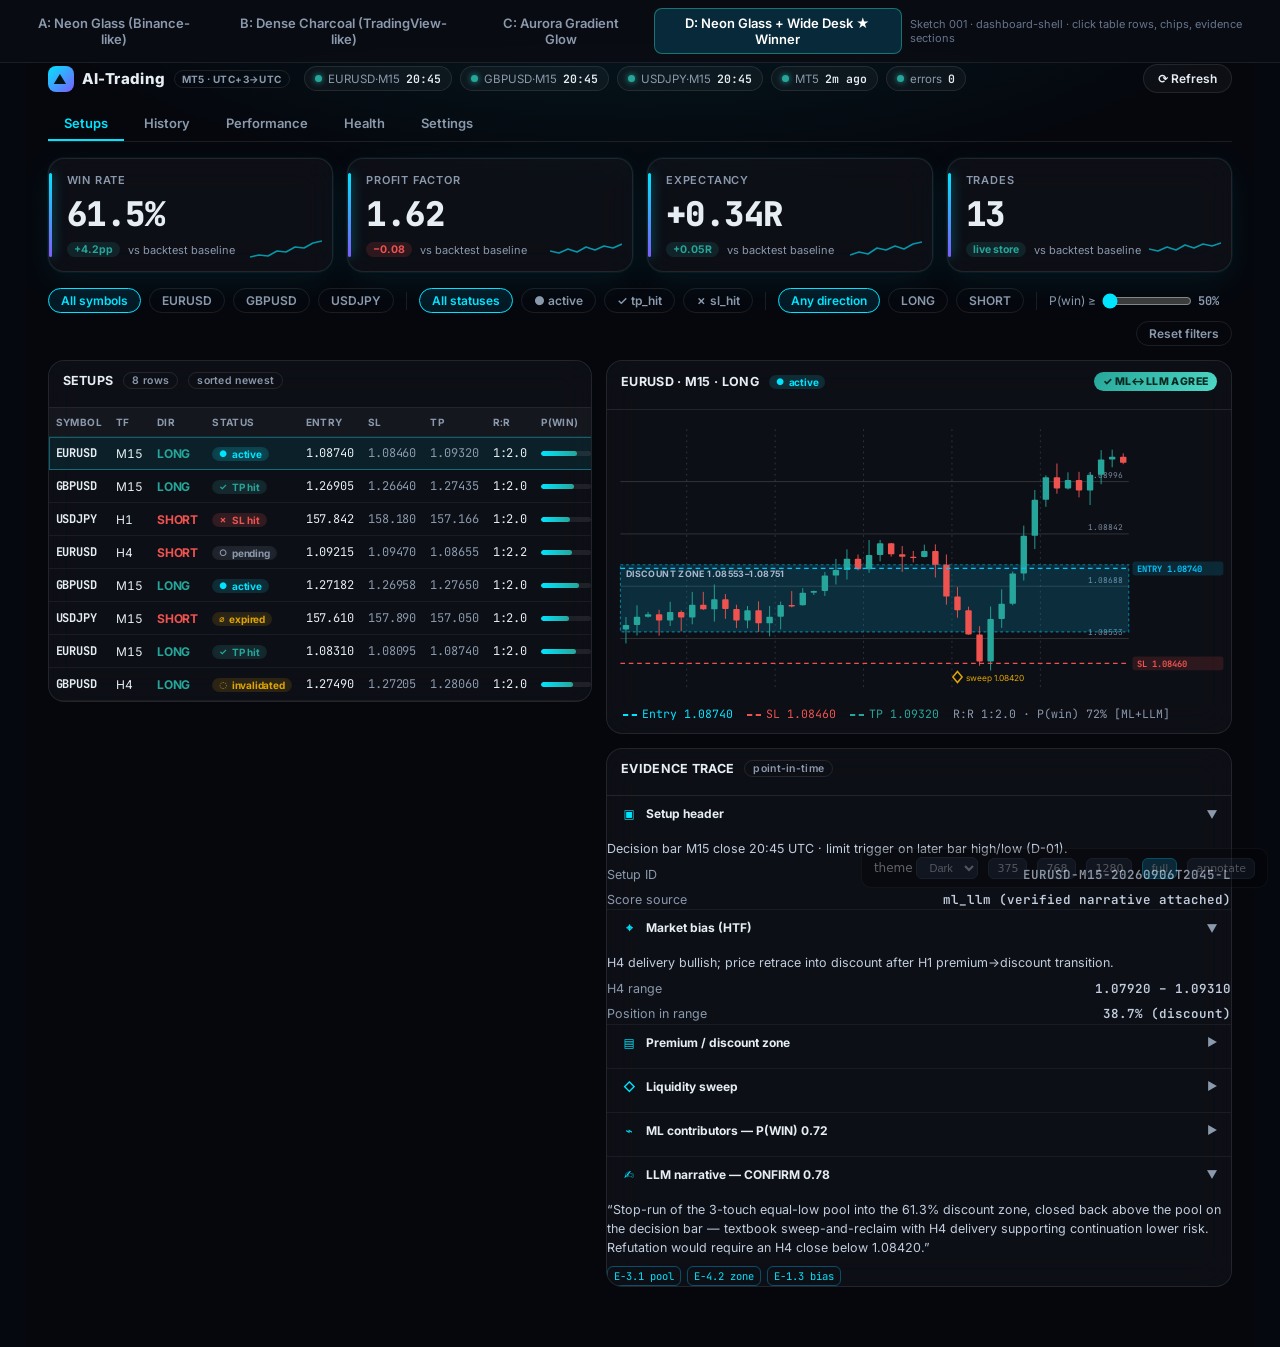
<file: .planning/sketches/001-dashboard-shell/index.html>
<!DOCTYPE html>
<html lang="en">
<head>
<meta charset="UTF-8">
<meta name="viewport" content="width=device-width, initial-scale=1.0">
<title>Sketch 001 — Dashboard Shell · Bold Trading Terminal</title>
<link rel="preconnect" href="https://fonts.googleapis.com">
<link href="https://fonts.googleapis.com/css2?family=Inter:wght@400;500;600;700;800&family=JetBrains+Mono:wght@400;500;700&display=swap" rel="stylesheet">
<style>
  * { box-sizing: border-box; margin: 0; padding: 0; }
  html { color-scheme: dark; }
  body {
    font-family: var(--font-sans);
    background: #06080F;
    color: var(--color-text);
    padding-top: 46px;
    transition: background .3s;
  }
  button { font-family: inherit; cursor: pointer; }

  /* ---------- variant nav ---------- */
  #variant-nav {
    position: fixed; top: 0; left: 0; right: 0; z-index: 9998;
    background: rgba(10, 13, 20, .92); backdrop-filter: blur(10px);
    border-bottom: 1px solid rgba(255,255,255,.08);
    padding: 8px 16px; display: flex; gap: 8px; align-items: center;
  }
  #variant-nav .who { margin-left: auto; font-size: 11px; color: #66748a; }
  .variant-tab {
    background: transparent; color: #8B99AC; border: 1px solid transparent;
    padding: 6px 14px; border-radius: 8px; font-size: 13px; font-weight: 600;
    transition: all .15s ease;
  }
  .variant-tab:hover { color: #E6EDF3; background: rgba(255,255,255,.06); }
  .variant-tab.active { color: #fff; background: rgba(0,199,255,.16); border-color: rgba(0,199,255,.45); }
  .variant-tab.winner-tab { border-color: rgba(38,166,154,.6); }

  .variant { display: none; }
  .variant.active { display: block; }

  /* ---------- toolbar ---------- */
  #sketch-tools {
    position: fixed; bottom: 12px; right: 12px; z-index: 9999;
    font-family: system-ui; font-size: 12px; background: rgba(0,0,0,.78);
    color: #fff; padding: 8px 12px; border-radius: 10px; opacity: .35;
    transition: opacity .2s; display: flex; gap: 10px; align-items: center;
    border: 1px solid rgba(255,255,255,.12);
  }
  #sketch-tools:hover { opacity: 1; }
  #sketch-tools select, #sketch-tools button {
    background: #1c2433; color: #ddd; border: 1px solid #333f52;
    border-radius: 6px; padding: 3px 8px; font-size: 11px;
  }
  #sketch-tools button.on { background: #0e5a75; border-color: #00C7FF; }

  /* annotation mode */
  body.anno .page *:hover { outline: 1px dashed #00C7FF; outline-offset: -1px; }
  #anno-tip {
    position: fixed; z-index: 10000; display: none; pointer-events: none;
    background: #000; color: #0f0; font: 11px/1.4 var(--font-mono);
    border: 1px solid #00C7FF; border-radius: 6px; padding: 4px 8px;
  }

  /* ================= page shell (shared) ================= */
  .page {
    --bg: var(--color-bg); --surf: var(--color-surface); --surf2: var(--color-surface-2);
    --bd: var(--color-border); --tx: var(--color-text); --mut: var(--color-text-muted);
    --acc: #00C7FF; --acc2: #7C5CFF; --bull: #26A69A; --bear: #EF5350; --warn: #E0A500;
    --tx2: #c2cddd; --fill: rgba(255,255,255,.035); --line: rgba(255,255,255,.05);
    --bar: rgba(255,255,255,.08); --hover: rgba(255,255,255,.04); --zebra: rgba(255,255,255,.018);
    --pad: 14px 18px; --radius: 12px; --fs: 13px;
    max-width: 1400px; margin: 0 auto; padding: 18px 22px 60px;
    background: var(--bg); min-height: 100vh; font-size: var(--fs);
    transition: max-width .25s ease;
  }

  .topbar { display: flex; align-items: center; gap: 14px; flex-wrap: wrap; margin-bottom: 14px; }
  .brand { font-weight: 800; font-size: 15px; letter-spacing: .4px; display: flex; gap: 8px; align-items: center; }
  .brand .logo {
    display: inline-grid; place-items: center; width: 26px; height: 26px;
    border-radius: 8px; background: linear-gradient(135deg, var(--acc), var(--acc2));
    color: #04121a; font-size: 13px; font-weight: 800;
  }
  .brand .env { font-size: 10px; font-weight: 700; color: var(--mut); border: 1px solid var(--bd); padding: 2px 7px; border-radius: 9999px; }
  .feeds { display: flex; gap: 8px; flex-wrap: wrap; }
  .chip {
    display: inline-flex; align-items: center; gap: 6px; font-size: 11.5px;
    padding: 4px 10px; border-radius: 9999px; border: 1px solid var(--bd);
    background: var(--fill); color: var(--mut);
    transition: all .15s ease;
  }
  .chip b { color: var(--tx); font-weight: 600; font-family: var(--font-mono); font-variant-numeric: tabular-nums; }
  .dot { width: 7px; height: 7px; border-radius: 50%; background: var(--mut); display: inline-block; }
  .dot.ok { background: var(--bull); box-shadow: 0 0 6px var(--bull); }
  .dot.warn { background: var(--warn); box-shadow: 0 0 6px var(--warn); }
  .btn {
    background: var(--fill); border: 1px solid var(--bd); color: var(--tx);
    padding: 6px 14px; border-radius: 9999px; font-size: 12px; font-weight: 600;
    transition: all .15s ease;
  }
  .btn:hover { border-color: var(--acc); color: var(--acc); box-shadow: 0 0 14px rgba(0,199,255,.18); }
  .btn.refresh { margin-left: auto; }

  .tabs { display: flex; gap: 4px; border-bottom: 1px solid var(--bd); margin-bottom: 16px; }
  .tabs a {
    padding: 8px 16px; font-size: 13px; font-weight: 600; color: var(--mut);
    border-bottom: 2px solid transparent; cursor: pointer; transition: all .15s ease;
  }
  .tabs a:hover { color: var(--tx); }
  .tabs a.on { color: var(--acc); border-bottom-color: var(--acc); }

  /* KPI cards */
  .kpis { display: grid; grid-template-columns: repeat(4, 1fr); gap: 14px; margin-bottom: 16px; }
  .kpi { border: 1px solid var(--bd); background: var(--surf); border-radius: var(--radius); padding: var(--pad); position: relative; overflow: hidden; }
  .kpi .lbl { font-size: 11px; letter-spacing: .8px; text-transform: uppercase; color: var(--mut); font-weight: 600; }
  .kpi .val { font-size: 30px; font-weight: 800; font-family: var(--font-mono); font-variant-numeric: tabular-nums; margin-top: 4px; letter-spacing: -.5px; }
  .kpi .sub { display: flex; align-items: center; gap: 8px; margin-top: 6px; font-size: 11px; color: var(--mut); }
  .delta { font-weight: 700; padding: 1px 7px; border-radius: 9999px; font-size: 10.5px; }
  .delta.up { color: var(--bull); background: color-mix(in srgb, var(--bull) 14%, transparent); }
  .delta.dn { color: var(--bear); background: color-mix(in srgb, var(--bear) 14%, transparent); }
  .kpi .spark { position: absolute; right: 10px; bottom: 8px; opacity: .85; }

  /* filters */
  .filters { display: flex; gap: 8px; align-items: center; flex-wrap: wrap; margin-bottom: 14px; }
  .fchip {
    border: 1px solid var(--bd); background: transparent; color: var(--mut);
    padding: 4px 12px; border-radius: 9999px; font-size: 12px; font-weight: 600; transition: all .15s ease;
  }
  .fchip:hover { color: var(--tx); border-color: var(--mut); }
  .fchip.on { color: var(--acc); border-color: var(--acc); background: rgba(0,199,255,.10); }
  .fsep { width: 1px; height: 18px; background: var(--bd); margin: 0 4px; }
  .minip { font-size: 12px; color: var(--mut); display: flex; gap: 6px; align-items: center; }
  .minip input { accent-color: var(--acc); width: 90px; }

  /* panels + main grid */
  .main { display: grid; grid-template-columns: 1.05fr 1fr; gap: 14px; align-items: start; }
  .tablewrap { max-height: 390px; }
  .detail { display: flex; flex-direction: column; gap: 14px; }
  .panel { border: 1px solid var(--bd); background: var(--surf); border-radius: var(--radius); overflow: hidden; }
  .panel-h {
    display: flex; align-items: center; gap: 10px; padding: 11px var(--pad);
    font-size: 12.5px; font-weight: 700; letter-spacing: .3px;
    border-bottom: 1px solid var(--bd);
  }
  .panel-h .count { font-size: 10.5px; color: var(--mut); font-weight: 600; border: 1px solid var(--bd); border-radius: 9999px; padding: 1px 8px; }
  .panel-h .grow { margin-left: auto; }

  /* table */
  table { width: 100%; border-collapse: collapse; font-variant-numeric: tabular-nums; }
  thead th {
    text-align: left; font-size: 10.5px; text-transform: uppercase; letter-spacing: .7px;
    color: var(--mut); font-weight: 700; padding: 8px 10px; border-bottom: 1px solid var(--bd);
    position: sticky; top: 0; background: var(--surf);
  }
  tbody td { padding: 9px 10px; border-bottom: 1px solid var(--line); font-size: 12.5px; white-space: nowrap; }
  tbody td.num { font-family: var(--font-mono); }
  tbody tr { cursor: pointer; transition: background .12s ease; }
  tbody tr:hover { background: var(--hover); }
  tbody tr.sel { background: rgba(0,199,255,.09); box-shadow: inset 2px 0 0 var(--acc); }
  .dir-long { color: var(--bull); font-weight: 700; }
  .dir-short { color: var(--bear); font-weight: 700; }

  .pill { display: inline-flex; align-items: center; gap: 5px; font-size: 11px; font-weight: 700; padding: 2px 9px; border-radius: 9999px; }
  .pill .pg { font-size: 9px; }
  .st-active   { color: var(--acc);  background: color-mix(in srgb, var(--acc) 12%, transparent); }
  .st-pending  { color: var(--mut);  background: color-mix(in srgb, var(--mut) 12%, transparent); }
  .st-tp_hit   { color: var(--bull); background: color-mix(in srgb, var(--bull) 14%, transparent); }
  .st-sl_hit   { color: var(--bear); background: color-mix(in srgb, var(--bear) 14%, transparent); }
  .st-expired, .st-invalidated { color: var(--warn); background: color-mix(in srgb, var(--warn) 12%, transparent); }

  .pwin { display: flex; align-items: center; gap: 8px; min-width: 110px; }
  .pwin .bar { flex: 1; height: 5px; border-radius: 9999px; background: var(--bar); overflow: hidden; }
  .pwin .bar i { display: block; height: 100%; border-radius: 9999px; background: linear-gradient(90deg, var(--acc), var(--bull)); }
  .pwin b { font-family: var(--font-mono); font-size: 12px; width: 32px; text-align: right; }
  .src { font-size: 10px; font-weight: 700; letter-spacing: .5px; padding: 2px 7px; border-radius: 9999px; border: 1px solid var(--bd); color: var(--mut); }
  .src.heuristic { color: var(--warn); border-color: rgba(224,165,0,.4); }

  /* chart */
  .chart { padding: 10px 6px 0; }
  .chart svg { display: block; width: 100%; height: auto; }
  .legend { display: flex; gap: 14px; flex-wrap: wrap; padding: 8px 16px 12px; font-size: 11.5px; color: var(--mut); font-family: var(--font-mono); }
  .legend i { display: inline-block; width: 14px; height: 0; border-top: 2px dashed currentColor; margin-right: 5px; vertical-align: middle; }
  .legend .l-entry { color: var(--acc); } .legend .l-sl { color: var(--bear); } .legend .l-tp { color: var(--bull); }
  .badge {
    font-size: 10.5px; font-weight: 800; letter-spacing: .4px; padding: 3px 9px; border-radius: 9999px;
  }
  .badge.agree { color: #06281f; background: linear-gradient(135deg, #26A69A, #4fd8c5); }
  .badge.disagree { color: #2b0d0d; background: linear-gradient(135deg, #EF5350, #ff8a80); }

  /* evidence */
  details { border-bottom: 1px solid var(--line); }
  details:last-child { border-bottom: 0; }
  summary {
    list-style: none; cursor: pointer; display: flex; align-items: center; gap: 9px;
    padding: 10px var(--pad); font-size: 12px; font-weight: 700; color: var(--tx); transition: background .15s;
  }
  summary::-webkit-details-marker { display: none; }
  summary:hover { background: var(--hover); }
  summary .ic { color: var(--acc); width: 16px; text-align: center; }
  summary .chev { margin-left: auto; color: var(--mut); transition: transform .18s; font-size: 11px; }
  details[open] summary .chev { transform: rotate(90deg); }
  .ev-body { padding: 2px var(--pad) 14px 43px; font-size: 12.5px; color: var(--tx2); line-height: 1.55; }
  .ev-body .kv { display: grid; grid-template-columns: auto 1fr; gap: 3px 14px; margin-top: 6px; }
  .ev-body .kv span { color: var(--mut); }
  .ev-body .kv b { font-family: var(--font-mono); font-weight: 600; font-variant-numeric: tabular-nums; text-align: right; }
  .contrib { display: flex; flex-direction: column; gap: 5px; margin-top: 6px; }
  .crow { display: grid; grid-template-columns: 150px 1fr 46px; gap: 10px; align-items: center; font-size: 11.5px; }
  .crow .fname { font-family: var(--font-mono); color: var(--mut); }
  .crow .cbar { height: 6px; border-radius: 9999px; background: var(--bar); position: relative; }
  .crow .cbar i { position: absolute; top: 0; bottom: 0; border-radius: 9999px; }
  .crow .cval { text-align: right; font-family: var(--font-mono); }
  .cval.pos { color: var(--bull); } .cval.neg { color: var(--bear); }
  .cites { display: flex; gap: 6px; margin-top: 8px; }
  .cite { font-family: var(--font-mono); font-size: 10.5px; color: var(--acc); border: 1px solid rgba(0,199,255,.35); border-radius: 6px; padding: 1px 6px; }

  /* ================= VARIANT A — Binance-style neon glass ================= */
  .v-a { --bg: #05070D; --surf: rgba(255,255,255,.035); --bd: rgba(255,255,255,.09); --acc: #00E5FF; }
  .page.v-a { background: radial-gradient(900px 320px at 50% -80px, rgba(0,229,255,.09), transparent 70%) #05070D; }
  .v-a .kpi, .v-a .panel { backdrop-filter: blur(16px) saturate(1.25); -webkit-backdrop-filter: blur(16px) saturate(1.25); border-radius: 16px; }
  .v-a .kpi { box-shadow: 0 0 0 1px rgba(0,229,255,.05), 0 10px 34px rgba(0,229,255,.07); }
  .v-a .kpi::before { content: ""; position: absolute; left: 0; top: 14px; bottom: 14px; width: 3px; border-radius: 3px; background: linear-gradient(180deg, #00E5FF, #7C5CFF); box-shadow: 0 0 12px rgba(0,229,255,.6); }
  .v-a .kpi .val { font-size: 32px; }
  .v-a tbody tr.sel { background: rgba(0,229,255,.08); box-shadow: inset 0 0 0 1px rgba(0,229,255,.35); }
  .v-a .pill { backdrop-filter: blur(6px); }
  .v-a tbody tr:hover { background: rgba(0,229,255,.05); }

  /* ================= VARIANT B — TradingView dense charcoal ================= */
  .v-b { --bg: #131722; --surf: #1B2230; --surf2: #222B3C; --bd: #2A3140; --radius: 4px; --fs: 12px; --pad: 9px 12px; --acc: #2E9BF0; }
  .page.v-b { background: #131722; }
  .v-b .kpis { gap: 1px; grid-template-columns: repeat(4, 1fr); background: var(--bd); border: 1px solid var(--bd); border-radius: 4px; overflow: hidden; margin-bottom: 14px; }
  .v-b .kpi { border: 0; border-radius: 0; background: var(--surf); padding: 10px 14px; }
  .v-b .kpi .val { font-size: 19px; }
  .v-b .kpi .spark { display: none; }
  .v-b .panel { border-radius: 4px; }
  .v-b thead th { background: var(--surf2); font-size: 10px; padding: 6px 9px; }
  .v-b tbody td { padding: 5px 9px; font-size: 11.5px; }
  .v-b tbody tr:nth-child(even) { background: var(--zebra); }
  .v-b tbody tr.sel { background: rgba(46,155,240,.13); box-shadow: inset 2px 0 0 var(--acc); }
  .v-b .pill { border-radius: 3px; font-size: 10.5px; padding: 1px 7px; }
  .v-b .pwin .bar { height: 4px; }
  .v-b .pwin .bar i { background: var(--acc); }
  .v-b .brand .logo { border-radius: 4px; }

  /* ================= VARIANT C — aurora gradient glow ================= */
  .v-c { --bg: #070B16; --surf: linear-gradient(165deg, rgba(0,199,255,.07), rgba(124,92,255,.06) 55%, rgba(255,255,255,.028)); --bd: rgba(124,92,255,.22); --radius: 18px; --acc: #2ED8FF; --acc2: #8E6BFF; }
  .page.v-c { background: #070B16; position: relative; }
  .page.v-c::before {
    content: ""; position: fixed; inset: 0; z-index: -1; pointer-events: none;
    background:
      radial-gradient(700px 380px at 12% -6%, rgba(0,199,255,.16), transparent 65%),
      radial-gradient(700px 420px at 88% -4%, rgba(124,92,255,.15), transparent 65%);
  }
  .v-c .kpi, .v-c .panel { box-shadow: 0 18px 50px rgba(5,8,18,.6); backdrop-filter: blur(8px); }
  .v-c .kpi .val { font-size: 33px; background: linear-gradient(120deg, #B9F3FF, #2ED8FF 45%, #8E6BFF); -webkit-background-clip: text; background-clip: text; color: transparent; }
  .v-c .main { grid-template-columns: 1fr 1.22fr; }
  .v-c .detail { position: sticky; top: 60px; }
  .v-c .pill.st-active { color: #04121a; background: linear-gradient(120deg, #2ED8FF, #7C5CFF); border: 0; }
  .v-c .fchip.on { background: linear-gradient(120deg, rgba(46,216,255,.18), rgba(142,107,255,.18)); border-color: rgba(46,216,255,.5); color: #B9F3FF; }
  .v-c .pwin .bar i { background: linear-gradient(90deg, var(--acc), var(--acc2)); }
  .v-c tbody tr:hover { background: rgba(142,107,255,.07); }

  /* ================= VARIANT D — A refined: wide desk ================= */
  .page.v-d { max-width: min(1800px, 96vw); }
  .v-d .main { grid-template-columns: 1fr 1.15fr; }
  .v-d .tablewrap { max-height: 560px; }
  .v-d thead th { font-size: 10px; padding: 8px 7px; letter-spacing: .4px; }
  .v-d tbody td { font-size: 12px; padding: 8px 7px; letter-spacing: -.1px; }
  .v-d tbody td.num, .v-d tbody td:first-child, .v-d .pwin b { font-family: var(--font-mono); }
  .v-d .pill { font-size: 10px; padding: 1px 7px; letter-spacing: -.2px; }
  .v-d .pwin { min-width: 88px; gap: 6px; }
  .v-d .src { font-size: 9px; padding: 1px 5px; }
  .v-d .kpi .val { font-size: 34px; }

  @media (max-width: 980px) {
    .kpis { grid-template-columns: repeat(2, 1fr); }
    .main, .v-c .main { grid-template-columns: 1fr; }
  }
</style>
<link rel="stylesheet" href="../themes/default.css">
</head>
<body>

<nav id="variant-nav">
  <button class="variant-tab" onclick="showVariant('a', this)">A: Neon Glass (Binance-like)</button>
  <button class="variant-tab" onclick="showVariant('b', this)">B: Dense Charcoal (TradingView-like)</button>
  <button class="variant-tab" onclick="showVariant('c', this)">C: Aurora Gradient Glow</button>
  <button class="variant-tab active winner-tab" onclick="showVariant('d', this)">D: Neon Glass + Wide Desk ★ Winner</button>
  <span class="who">Sketch 001 · dashboard-shell · click table rows, chips, evidence sections</span>
</nav>

<div id="variant-a" class="variant"><div class="page v-a" data-v="a"></div></div>
<div id="variant-b" class="variant"><div class="page v-b" data-v="b"></div></div>
<div id="variant-c" class="variant"><div class="page v-c" data-v="c"></div></div>
<div id="variant-d" class="variant active"><div class="page v-a v-d" data-v="d"></div></div>

<div id="sketch-tools" onmouseenter="this.style.opacity='1'" onmouseleave="this.style.opacity='.35'">
  <label>theme
    <select id="theme-switcher" onchange="document.querySelector('link[href*=themes]').href='../themes/'+this.value+'.css'">
      <option value="default">Dark</option>
      <option value="light">Light</option>
    </select>
  </label>
  <button onclick="setW(375,this)">375</button>
  <button onclick="setW(768,this)">768</button>
  <button onclick="setW(1280,this)">1280</button>
  <button class="on" onclick="setW(1800,this)">full</button>
  <button id="anno-btn" onclick="document.body.classList.toggle('anno'); this.classList.toggle('on')">annotate</button>
</div>
<div id="anno-tip"></div>

<script>
/* ---------------- mock data (real field names from setup/store.py) ---------------- */
const SETUPS = [
  { sym:'EURUSD', tf:'M15', dir:'long',  status:'active',      entry:1.08740, sl:1.08460, tp:1.09320, rr:2.0, p:.72, src:'ml_llm',   age:'20:45' },
  { sym:'GBPUSD', tf:'M15', dir:'long',  status:'tp_hit',      entry:1.26905, sl:1.26640, tp:1.27435, rr:2.0, p:.66, src:'ml',       age:'19:00' },
  { sym:'USDJPY', tf:'H1',  dir:'short', status:'sl_hit',      entry:157.842, sl:158.180, tp:157.166, rr:2.0, p:.58, src:'ml',       age:'16:00' },
  { sym:'EURUSD', tf:'H4',  dir:'short', status:'pending',     entry:1.09215, sl:1.09470, tp:1.08655, rr:2.2, p:.61, src:'heuristic',age:'18:00' },
  { sym:'GBPUSD', tf:'M15', dir:'long',  status:'active',      entry:1.27182, sl:1.26958, tp:1.27650, rr:2.0, p:.75, src:'ml_llm',   age:'20:45' },
  { sym:'USDJPY', tf:'M15', dir:'short', status:'expired',     entry:157.610, sl:157.890, tp:157.050, rr:2.0, p:.55, src:'ml',       age:'14:30' },
  { sym:'EURUSD', tf:'M15', dir:'long',  status:'tp_hit',      entry:1.08310, sl:1.08095, tp:1.08740, rr:2.0, p:.69, src:'ml',       age:'Mon' },
  { sym:'GBPUSD', tf:'H4',  dir:'long',  status:'invalidated', entry:1.27490, sl:1.27205, tp:1.28060, rr:2.0, p:.63, src:'ml',       age:'Mon' },
];
const GLYPH = { active:'●', pending:'○', tp_hit:'✓', sl_hit:'✗', expired:'⌀', invalidated:'◌' };
const LABEL = { active:'active', pending:'pending', tp_hit:'TP hit', sl_hit:'SL hit', expired:'expired', invalidated:'invalidated' };

function fmt(x){ return x < 50 ? x.toFixed(5) : x.toFixed(3); }

/* ---------------- shared markup ---------------- */
function kpi(lbl, val, delta, dir, sparkPts){
  return `<div class="kpi">
    <div class="lbl">${lbl}</div><div class="val">${val}</div>
    <div class="sub"><span class="delta ${dir}">${delta}</span> vs backtest baseline</div>
    <svg class="spark" width="72" height="26" viewBox="0 0 72 26"><polyline points="${sparkPts}" fill="none" stroke="var(--acc)" stroke-width="1.6" stroke-linejoin="round" opacity=".75"/></svg>
  </div>`;
}
function rowsHtml(v){
  return SETUPS.map((s,i)=>`
  <tr data-i="${i}" class="${i===0?'sel':''}">
    <td><b>${s.sym}</b></td><td>${s.tf}</td>
    <td class="dir-${s.dir}">${s.dir==='long'?'LONG':'SHORT'}</td>
    <td><span class="pill st-${s.status}"><span class="pg">${GLYPH[s.status]}</span>${LABEL[s.status]}</span></td>
    <td class="num">${fmt(s.entry)}</td><td class="num" style="color:var(--mut)">${fmt(s.sl)}</td><td class="num" style="color:var(--mut)">${fmt(s.tp)}</td>
    <td class="num">1:${s.rr.toFixed(1)}</td>
    <td><div class="pwin"><div class="bar"><i style="width:${Math.round(s.p*100)}%"></i></div><b>${Math.round(s.p*100)}%</b></div></td>
    <td><span class="src ${s.src}">${s.src==='ml_llm'?'ML+LLM':(s.src==='ml'?'ML':'HEUR')}</span></td>
    <td style="color:var(--mut)">${s.age}</td>
  </tr>`).join('');
}
const SP1='0,20 9,18 18,19 27,14 36,15 45,10 54,11 63,6 72,4';
const SP2='0,14 9,16 18,12 27,15 36,10 45,13 54,9 63,11 72,7';
const SP3='0,18 9,15 18,17 27,11 36,13 45,9 54,12 63,7 72,5';
const SP4='0,12 9,14 18,10 27,13 36,8 45,11 54,7 63,9 72,6';

function pageHtml(v){
  return `
  <header class="topbar">
    <div class="brand"><span class="logo">▲</span> AI-Trading <span class="env">MT5 · UTC+3→UTC</span></div>
    <div class="feeds">
      <span class="chip"><i class="dot ok"></i>EURUSD·M15 <b>20:45</b></span>
      <span class="chip"><i class="dot ok"></i>GBPUSD·M15 <b>20:45</b></span>
      <span class="chip"><i class="dot ok"></i>USDJPY·M15 <b>20:45</b></span>
      <span class="chip"><i class="dot ok"></i>MT5 <b id="hb-${v}">2m ago</b></span>
      <span class="chip"><i class="dot ok"></i>errors <b>0</b></span>
    </div>
    <button class="btn refresh" data-refresh>⟳ Refresh</button>
  </header>

  <nav class="tabs"><a class="on">Setups</a><a>History</a><a>Performance</a><a>Health</a><a>Settings</a></nav>

  <section class="kpis">
    ${kpi('Win Rate','61.5%','+4.2pp','up',SP1)}
    ${kpi('Profit Factor','1.62','−0.08','dn',SP2)}
    ${kpi('Expectancy','+0.34R','+0.05R','up',SP3)}
    ${kpi('Trades','13','live store','up',SP4)}
  </section>

  <section class="filters">
    <button class="fchip on">All symbols</button><button class="fchip">EURUSD</button><button class="fchip">GBPUSD</button><button class="fchip">USDJPY</button>
    <span class="fsep"></span>
    <button class="fchip on">All statuses</button><button class="fchip">● active</button><button class="fchip">✓ tp_hit</button><button class="fchip">✗ sl_hit</button>
    <span class="fsep"></span>
    <button class="fchip on">Any direction</button><button class="fchip">LONG</button><button class="fchip">SHORT</button>
    <span class="fsep"></span>
    <label class="minip">P(win) ≥ <input type="range" min="50" max="80" value="50"> <b id="mp-${v}" style="font-family:var(--font-mono)">50%</b></label>
    <button class="fchip" style="margin-left:auto">Reset filters</button>
  </section>

  <div class="main">
    <div class="panel">
      <div class="panel-h">SETUPS <span class="count">8 rows</span> <span class="count">sorted newest</span></div>
      <div class="tablewrap" style="overflow:auto">
      <table><thead><tr>
        <th>Symbol</th><th>TF</th><th>Dir</th><th>Status</th><th>Entry</th><th>SL</th><th>TP</th><th>R:R</th><th>P(win)</th><th>Source</th><th>Age</th>
      </tr></thead><tbody data-tbody>${rowsHtml(v)}</tbody></table>
      </div>
    </div>

    <div class="detail">
      <div class="panel">
        <div class="panel-h"><span data-title>EURUSD · M15 · LONG</span>
          <span class="pill st-active" data-stpill><span class="pg">●</span>active</span>
          <span class="badge agree grow" data-badge>✓ ML↔LLM AGREE</span>
        </div>
        <div class="chart" data-chart></div>
        <div class="legend" data-legend>
          <span class="l-entry"><i></i>Entry 1.08740</span>
          <span class="l-sl"><i></i>SL 1.08460</span>
          <span class="l-tp"><i></i>TP 1.09320</span>
          <span>R:R 1:2.0 · P(win) 72% [ML+LLM]</span>
        </div>
      </div>

      <div class="panel">
        <div class="panel-h">EVIDENCE TRACE <span class="count">point-in-time</span></div>
        <details open><summary><span class="ic">▣</span>Setup header<span class="chev">▶</span></summary>
          <div class="ev-body">Decision bar M15 close 20:45 UTC · limit trigger on later bar high/low (D-01).
            <div class="kv"><span>Setup ID</span><b>EURUSD-M15-20260906T2045-L</b></div>
            <div class="kv"><span>Score source</span><b>ml_llm (verified narrative attached)</b></div>
          </div>
        </details>
        <details open><summary><span class="ic">⌖</span>Market bias (HTF)<span class="chev">▶</span></summary>
          <div class="ev-body">H4 delivery bullish; price retrace into discount after H1 premium→discount transition.
            <div class="kv"><span>H4 range</span><b>1.07920 – 1.09310</b></div>
            <div class="kv"><span>Position in range</span><b>38.7% (discount)</b></div>
          </div>
        </details>
        <details><summary><span class="ic">▤</span>Premium / discount zone<span class="chev">▶</span></summary>
          <div class="ev-body">Tap of the 61.3% discount sub-zone; equidistant channel floor.
            <div class="kv"><span>Zone</span><b>1.08553 – 1.08751</b></div>
            <div class="kv"><span>Fib anchor</span><b>61.3% of H4 range</b></div>
            <div class="kv"><span>Tap depth</span><b>−11.2 pips into zone</b></div>
          </div>
        </details>
        <details><summary><span class="ic">◇</span>Liquidity sweep<span class="chev">▶</span></summary>
          <div class="ev-body">Sweep of a 3-touch equal-low pool one bar before decision close; reclaim confirms stop-run.
            <div class="kv"><span>Pool level</span><b>1.08420 (3 touches)</b></div>
            <div class="kv"><span>Sweep strength</span><b>0.82</b></div>
            <div class="kv"><span>Reclaim</span><b>close > pool within 1 bar</b></div>
          </div>
        </details>
        <details><summary><span class="ic">⌁</span>ML contributors — P(WIN) 0.72<span class="chev">▶</span></summary>
          <div class="ev-body">Calibrated LightGBM (pooled, v1 feature list).
            <div class="contrib">
              <div class="crow"><span class="fname">base rate</span><div class="cbar"><i style="left:0;width:45%;background:var(--mut);opacity:.5"></i></div><span class="cval">0.45</span></div>
              <div class="crow"><span class="fname">sweep_strength</span><div class="cbar"><i style="left:45%;width:14%;background:var(--bull)"></i></div><span class="cval pos">+0.14</span></div>
              <div class="crow"><span class="fname">htf_bias</span><div class="cbar"><i style="left:45%;width:11%;background:var(--bull)"></i></div><span class="cval pos">+0.11</span></div>
              <div class="crow"><span class="fname">dist_to_zone_mid</span><div class="cbar"><i style="left:45%;width:7%;background:var(--bull)"></i></div><span class="cval pos">+0.07</span></div>
              <div class="crow"><span class="fname">spread_z</span><div class="cbar"><i style="left:45%;width:3%;background:var(--bear)"></i></div><span class="cval neg">−0.03</span></div>
              <div class="crow"><span class="fname">rsi_15</span><div class="cbar"><i style="left:45%;width:2%;background:var(--bear)"></i></div><span class="cval neg">−0.02</span></div>
            </div>
          </div>
        </details>
        <details open><summary><span class="ic">✍</span>LLM narrative — CONFIRM 0.78<span class="chev">▶</span></summary>
          <div class="ev-body">“Stop-run of the 3-touch equal-low pool into the 61.3% discount zone, closed back above
            the pool on the decision bar — textbook sweep-and-reclaim with H4 delivery supporting continuation lower
            risk. Refutation would require an H4 close below 1.08420.”
            <div class="cites"><span class="cite">E-3.1 pool</span><span class="cite">E-4.2 zone</span><span class="cite">E-1.3 bias</span></div>
          </div>
        </details>
      </div>
    </div>
  </div>`;
}

/* ---------------- candlestick generator (SVG) ---------------- */
let seed = 42;
const rnd = () => (seed = (seed * 1103515245 + 12345) % 2147483648) / 2147483648;
function candles(){
  seed = 42;
  const bars = []; let px = 1.08560;
  for (let i = 0; i < 46; i++){
    let drift = .00006 + (rnd() - .5) * .00090;
    if (i >= 28 && i <= 32) drift -= .00070;         // sweep dip
    if (i > 32 && i <= 38) drift += .00075;          // reclaim
    const o = px, c = px + drift;
    const h = Math.max(o,c) + rnd()*.00045, l = Math.min(o,c) - rnd()*.00045;
    bars.push({o,h,l,c}); px = c;
  }
  return bars;
}
function chartSvg(v){
  seed = 42;
  const bars = candles();
  const W = 660, H = 300, PL = 8, PR = 104, PT = 10, PB = 8;
  const lo = Math.min(...bars.map(b=>b.l)) - .0006;
  const hi = Math.max(...bars.map(b=>b.h)) + .0006;
  const y = p => PT + (hi - p) / (hi - lo) * (H - PT - PB);
  const bw = (W - PL - PR) / bars.length, cw = bw * .58;
  const E='#00C7FF', SL='#EF5350', TP='#26A69A', grid='rgba(255,255,255,.16)';
  let s = `<svg viewBox="0 0 ${W} ${H}" xmlns="http://www.w3.org/2000/svg">`;
  for (let g = 1; g < 5; g++){
    const gy = PT + g*(H-PT-PB)/5, gp = hi - g*(hi-lo)/5;
    s += `<line class="gridline" x1="${PL}" y1="${gy}" x2="${W-PR}" y2="${gy}" stroke="${grid}" stroke-width="1"/>
          <text class="dim" x="${W-PR-6}" y="${gy-4}" text-anchor="end" fill="#7B8BA0" font-size="8.5" font-family="JetBrains Mono, monospace">${gp.toFixed(5)}</text>`;
  }
  for (let b = 6; b < bars.length; b += 8){ const gx = PL + b*bw; s += `<line class="gridline" x1="${gx}" y1="${PT}" x2="${gx}" y2="${H-PB}" stroke="${grid}" stroke-width="1" stroke-dasharray="2 4"/>`; }
  // PD discount zone band
  s += `<rect class="pdzone" x="${PL}" y="${y(1.08751)}" width="${W-PL-PR}" height="${y(1.08553)-y(1.08751)}" fill="rgba(0,199,255,.16)" stroke="rgba(0,199,255,.55)" stroke-width="1.2" stroke-dasharray="3 3"/>`;
  s += `<text class="dim" x="${PL+6}" y="${y(1.08751)+13}" fill="#A9BAD0" font-size="9.5" font-weight="700" font-family="Inter" letter-spacing=".4">DISCOUNT ZONE 1.08553–1.08751</text>`;
  bars.forEach((b,i)=>{
    const x = PL + i*bw + (bw-cw)/2;
    const bull = b.c >= b.o;
    const col = bull ? '#26A69A' : '#EF5350';
    s += `<line x1="${x+cw/2}" y1="${y(b.h)}" x2="${x+cw/2}" y2="${y(b.l)}" stroke="${col}" stroke-width="1"/>`;
    s += `<rect x="${x}" y="${y(Math.max(b.o,b.c))}" width="${cw}" height="${Math.max(1.4,Math.abs(y(b.o)-y(b.c)))}" fill="${col}" rx="1"/>`;
  });
  // sweep diamond at pool level, bar 30
  const dx = PL + 30*bw + bw/2, dy = y(1.08420);
  s += `<path d="M ${dx} ${dy-6} L ${dx+5} ${dy} L ${dx} ${dy+6} L ${dx-5} ${dy} Z" fill="none" stroke="#E0A500" stroke-width="1.6"/>`;
  s += `<text x="${dx+9}" y="${dy+4}" fill="#E0A500" font-size="9" font-family="Inter">sweep 1.08420</text>`;
  // entry / sl / tp levels
  const lvl = (p, col, name) => `<line x1="${PL}" y1="${y(p)}" x2="${W-PR}" y2="${y(p)}" stroke="${col}" stroke-dasharray="5 4" stroke-width="1.4"/>
      <rect x="${W-PR+4}" y="${y(p)-7.5}" width="98" height="15" rx="3" fill="${col}" opacity=".14"/>
      <text x="${W-PR+9}" y="${y(p)+3.7}" fill="${col}" font-size="9.5" font-weight="700" font-family="'JetBrains Mono', monospace">${name} ${fmt(p)}</text>`;
  s += lvl(1.09320, TP, 'TP') + lvl(1.08740, E, 'ENTRY') + lvl(1.08460, SL, 'SL');
  s += `</svg>`;
  return s;
}

/* ---------------- mount + events ---------------- */
document.querySelectorAll('.page').forEach(pg => {
  const v = pg.dataset.v;
  pg.innerHTML = pageHtml(v);
  pg.querySelector('[data-chart]').innerHTML = chartSvg(v);

  // row selection -> detail header sync
  pg.querySelectorAll('[data-tbody] tr').forEach(tr => {
    tr.addEventListener('click', () => {
      pg.querySelectorAll('[data-tbody] tr').forEach(t => t.classList.remove('sel'));
      tr.classList.add('sel');
      const s = SETUPS[+tr.dataset.i];
      pg.querySelector('[data-title]').textContent = `${s.sym} · ${s.tf} · ${s.dir === 'long' ? 'LONG' : 'SHORT'}`;
      const sp = pg.querySelector('[data-stpill]');
      sp.className = 'pill st-' + s.status;
      sp.innerHTML = `<span class="pg">${GLYPH[s.status]}</span>${LABEL[s.status]}`;
      const bd = pg.querySelector('[data-badge]');
      const agree = s.src === 'ml_llm';
      bd.className = 'badge ' + (agree ? 'agree grow' : 'grow');
      bd.style.cssText = agree ? '' : 'color:var(--mut);border:1px solid var(--bd)';
      bd.textContent = agree ? '✓ ML↔LLM AGREE' : '— ML ONLY';
      pg.querySelector('[data-legend]').innerHTML = `
        <span class="l-entry"><i></i>Entry ${fmt(s.entry)}</span>
        <span class="l-sl"><i></i>SL ${fmt(s.sl)}</span>
        <span class="l-tp"><i></i>TP ${fmt(s.tp)}</span>
        <span>R:R 1:${s.rr.toFixed(1)} · P(win) ${Math.round(s.p*100)}% [${s.src==='ml_llm'?'ML+LLM':s.src.toUpperCase()}]</span>`;
    });
  });

  // filter chips (single-select within visually-grouped runs is faked as toggle)
  pg.querySelectorAll('.fchip').forEach(c => c.addEventListener('click', () => c.classList.toggle('on')));
  pg.querySelectorAll('[data-refresh]').forEach(b => b.addEventListener('click', () => {
    b.textContent = '⟳ Syncing…';
    setTimeout(() => { b.textContent = '✓ Updated 20:59:12'; setTimeout(() => b.textContent = '⟳ Refresh', 1600); }, 700);
  }));
  const mp = pg.querySelector('[data-minip-range]');
});
document.querySelectorAll('.minip input').forEach(r => r.addEventListener('input', e => {
  const out = e.target.closest('.page').querySelector('.minip b');
  out.textContent = e.target.value + '%';
}));

/* ---------------- sketch tooling ---------------- */
function showVariant(id, btn){
  document.querySelectorAll('.variant').forEach(x => x.classList.remove('active'));
  document.getElementById('variant-' + id).classList.add('active');
  document.querySelectorAll('.variant-tab').forEach(t => t.classList.remove('active'));
  btn.classList.add('active');
}
function setW(w, btn){
  document.querySelectorAll('.page').forEach(p => p.style.maxWidth = w + 'px');
  document.querySelectorAll('#sketch-tools button').forEach(b => b.classList.remove('on'));
  btn.classList.add('on');
}
const tip = document.getElementById('anno-tip');
document.body.addEventListener('mousemove', e => {
  if (!document.body.classList.contains('anno')) { tip.style.display = 'none'; return; }
  const t = e.target;
  if (t === document.body || t === tip) { tip.style.display = 'none'; return; }
  const cs = getComputedStyle(t);
  tip.textContent = `<${t.tagName.toLowerCase()}> ${cs.fontSize}/${cs.lineHeight} · ${t.className && t.className.baseVal !== undefined ? '' : (t.className || '').split(' ')[0]}`;
  tip.style.display = 'block';
  tip.style.left = Math.min(e.clientX + 14, innerWidth - 220) + 'px';
  tip.style.top = (e.clientY + 16) + 'px';
});
</script>
</body>
</html>
</file>
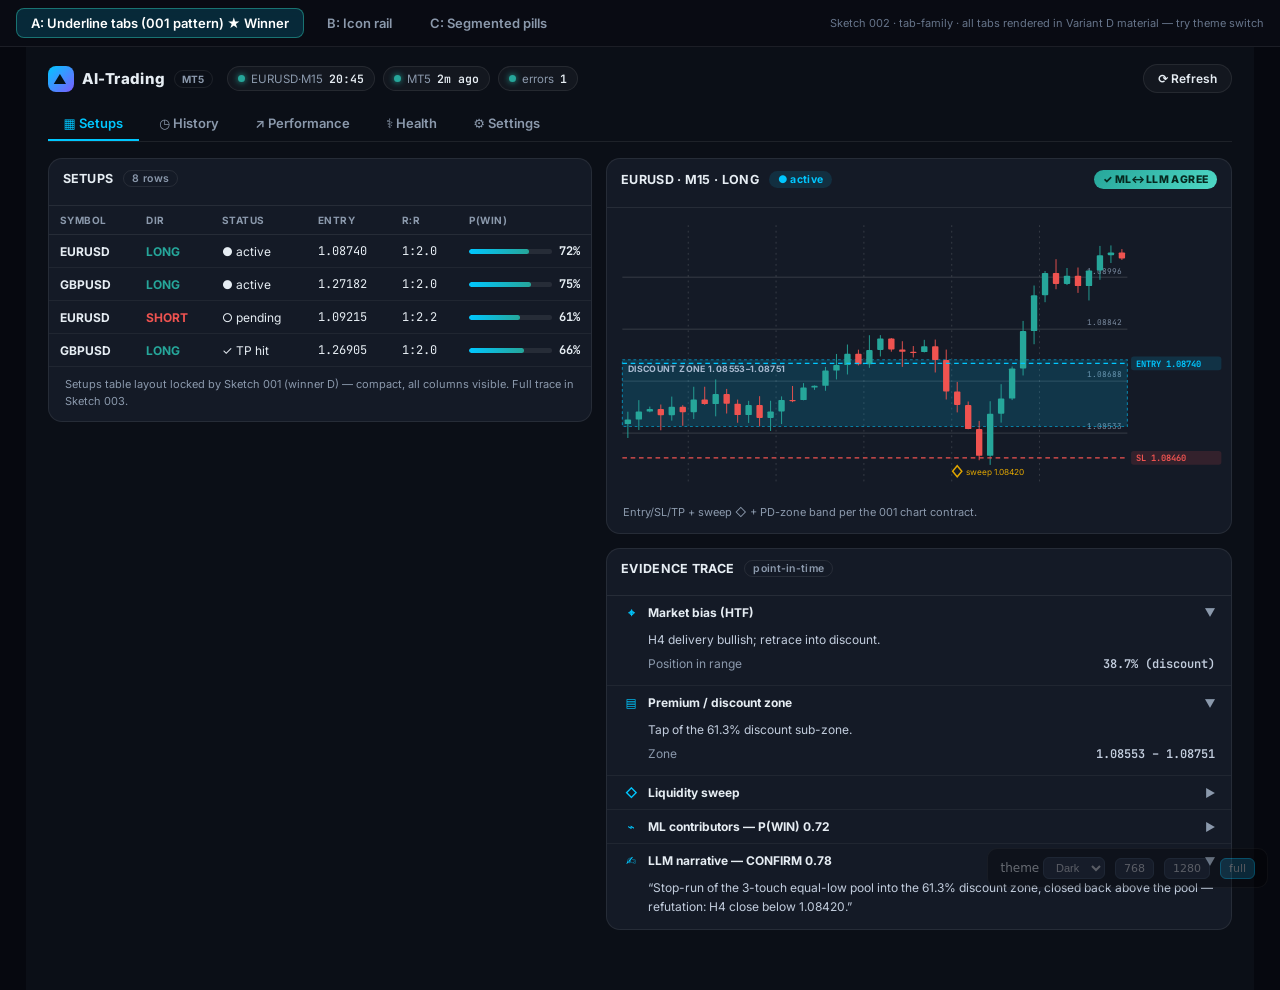
<file: .planning/sketches/002-tab-family/index.html>
<!DOCTYPE html>
<html lang="en">
<head>
<meta charset="UTF-8">
<meta name="viewport" content="width=device-width, initial-scale=1.0">
<title>Sketch 002 — Tab Family · Variant D consistency</title>
<link rel="preconnect" href="https://fonts.googleapis.com">
<link href="https://fonts.googleapis.com/css2?family=Inter:wght@400;500;600;700;800&family=JetBrains+Mono:wght@400;500;700&display=swap" rel="stylesheet">
<style>
  * { box-sizing: border-box; margin: 0; padding: 0; }
  html { color-scheme: dark; }
  body { font-family: var(--font-sans); background: #06080F; color: var(--color-text); padding-top: 46px; }
  button { font-family: inherit; cursor: pointer; }

  #variant-nav {
    position: fixed; top: 0; left: 0; right: 0; z-index: 9998;
    background: rgba(10,13,20,.92); backdrop-filter: blur(10px);
    border-bottom: 1px solid rgba(255,255,255,.08);
    padding: 8px 16px; display: flex; gap: 8px; align-items: center;
  }
  #variant-nav .who { margin-left: auto; font-size: 11px; color: #66748a; }
  .variant-tab { background: transparent; color: #8B99AC; border: 1px solid transparent; padding: 6px 14px; border-radius: 8px; font-size: 13px; font-weight: 600; transition: all .15s ease; }
  .variant-tab:hover { color: #E6EDF3; background: rgba(255,255,255,.06); }
  .variant-tab.active { color: #fff; background: rgba(0,199,255,.16); border-color: rgba(0,199,255,.45); }

  .variant { display: none; }
  .variant.active { display: block; }

  #sketch-tools {
    position: fixed; bottom: 12px; right: 12px; z-index: 9999; font-family: system-ui; font-size: 12px;
    background: rgba(0,0,0,.78); color: #fff; padding: 8px 12px; border-radius: 10px; opacity: .35;
    transition: opacity .2s; display: flex; gap: 10px; align-items: center; border: 1px solid rgba(255,255,255,.12);
  }
  #sketch-tools:hover { opacity: 1; }
  #sketch-tools select, #sketch-tools button { background: #1c2433; color: #ddd; border: 1px solid #333f52; border-radius: 6px; padding: 3px 8px; font-size: 11px; }
  #sketch-tools button.on { background: #0e5a75; border-color: #00C7FF; }

  /* ===== shared shell (inherits 001-D tokens; themes/light.css re-skins .page/.v-a/.v-d) ===== */
  .page {
    --bg: var(--color-bg); --surf: var(--color-surface); --surf2: var(--color-surface-2);
    --bd: var(--color-border); --tx: var(--color-text); --mut: var(--color-text-muted);
    --acc: #00C7FF; --acc2: #7C5CFF; --bull: #26A69A; --bear: #EF5350; --warn: #E0A500;
    --tx2: #c2cddd; --fill: rgba(255,255,255,.035); --line: rgba(255,255,255,.05);
    --bar: rgba(255,255,255,.08); --hover: rgba(255,255,255,.04); --zebra: rgba(255,255,255,.018);
    --pad: 14px 18px; --radius: 14px; --fs: 13px;
    max-width: min(1800px, 96vw); margin: 0 auto; padding: 18px 22px 60px;
    background: var(--bg); min-height: 100vh; font-size: var(--fs); color: var(--tx);
  }
  .topbar { display: flex; align-items: center; gap: 14px; flex-wrap: wrap; margin-bottom: 14px; }
  .brand { font-weight: 800; font-size: 15px; letter-spacing: .4px; display: flex; gap: 8px; align-items: center; }
  .brand .logo { display: inline-grid; place-items: center; width: 26px; height: 26px; border-radius: 8px; background: linear-gradient(135deg, var(--acc), var(--acc2)); color: #04121a; font-size: 13px; font-weight: 800; }
  .brand .env { font-size: 10px; font-weight: 700; color: var(--mut); border: 1px solid var(--bd); padding: 2px 7px; border-radius: 9999px; }
  .feeds { display: flex; gap: 8px; flex-wrap: wrap; }
  .chip { display: inline-flex; align-items: center; gap: 6px; font-size: 11.5px; padding: 4px 10px; border-radius: 9999px; border: 1px solid var(--bd); background: var(--fill); color: var(--mut); transition: all .15s ease; }
  .chip b { color: var(--tx); font-weight: 600; font-family: var(--font-mono); font-variant-numeric: tabular-nums; }
  .dot { width: 7px; height: 7px; border-radius: 50%; background: var(--mut); display: inline-block; }
  .dot.ok { background: var(--bull); box-shadow: 0 0 6px var(--bull); }
  .dot.bad { background: var(--bear); box-shadow: 0 0 6px var(--bear); }
  .btn { background: var(--fill); border: 1px solid var(--bd); color: var(--tx); padding: 6px 14px; border-radius: 9999px; font-size: 12px; font-weight: 600; transition: all .15s ease; }
  .btn:hover { border-color: var(--acc); color: var(--acc); box-shadow: 0 0 14px rgba(0,199,255,.18); }
  .btn.primary { background: linear-gradient(135deg, var(--acc), var(--acc2)); color: #04121a; border: 0; font-weight: 800; }
  .btn.primary:hover { color: #04121a; filter: brightness(1.1); }
  .btn.mini { padding: 4px 11px; font-size: 11px; }
  .grow { margin-left: auto; }

  .panel { border: 1px solid var(--bd); background: var(--surf); border-radius: var(--radius); overflow: hidden; }
  .panel-h { display: flex; align-items: center; gap: 10px; padding: 11px var(--pad); font-size: 12.5px; font-weight: 700; letter-spacing: .3px; border-bottom: 1px solid var(--bd); }
  .panel-h .count { font-size: 10.5px; color: var(--mut); font-weight: 600; border: 1px solid var(--bd); border-radius: 9999px; padding: 1px 8px; }

  table { width: 100%; border-collapse: collapse; font-variant-numeric: tabular-nums; }
  thead th { text-align: left; font-size: 10px; text-transform: uppercase; letter-spacing: .5px; color: var(--mut); font-weight: 700; padding: 8px 11px; border-bottom: 1px solid var(--bd); }
  tbody td { padding: 8px 11px; border-bottom: 1px solid var(--line); font-size: 12px; white-space: nowrap; }
  tbody td.num { font-family: var(--font-mono); }
  tbody tr { transition: background .12s ease; }
  tbody tr:hover { background: var(--hover); }
  .pill { display: inline-flex; align-items: center; gap: 5px; font-size: 10.5px; font-weight: 700; padding: 2px 9px; border-radius: 9999px; }
  .out-WIN   { color: var(--bull); background: color-mix(in srgb, var(--bull) 14%, transparent); }
  .out-LOSS  { color: var(--bear); background: color-mix(in srgb, var(--bear) 14%, transparent); }
  .out-TIMEOUT { color: var(--warn); background: color-mix(in srgb, var(--warn) 12%, transparent); }
  .rr { font-family: var(--font-mono); font-weight: 700; }
  .rr.pos { color: var(--bull); } .rr.neg { color: var(--bear); }
  .dir-long { color: var(--bull); font-weight: 700; } .dir-short { color: var(--bear); font-weight: 700; }

  /* tab contents */
  .tabpane { display: none; }
  .tabpane.on { display: block; }
  .grid2 { display: grid; grid-template-columns: 1.35fr 1fr; gap: 14px; align-items: start; }
  .kpis { display: grid; grid-template-columns: repeat(4, 1fr); gap: 14px; margin-bottom: 14px; }
  .kpi { border: 1px solid var(--bd); background: var(--surf); border-radius: var(--radius); padding: var(--pad); position: relative; overflow: hidden; }
  .kpi .lbl { font-size: 11px; letter-spacing: .8px; text-transform: uppercase; color: var(--mut); font-weight: 600; }
  .kpi .val { font-size: 28px; font-weight: 800; font-family: var(--font-mono); margin-top: 4px; letter-spacing: -.5px; }
  .kpi .sub { margin-top: 5px; font-size: 11px; color: var(--mut); }
  .fchip { border: 1px solid var(--bd); background: transparent; color: var(--mut); padding: 4px 12px; border-radius: 9999px; font-size: 12px; font-weight: 600; transition: all .15s ease; }
  .fchip:hover { color: var(--tx); border-color: var(--mut); }
  .fchip.on { color: var(--acc); border-color: var(--acc); background: color-mix(in srgb, var(--acc) 10%, transparent); }
  .caption { font-size: 11px; color: var(--mut); padding: 9px 16px 12px; line-height: 1.5; }
  .note { border: 1px dashed var(--bd); color: var(--mut); border-radius: 10px; padding: 10px 14px; font-size: 11.5px; margin-top: 14px; }

  /* health */
  .healthgrid { display: grid; grid-template-columns: 1.3fr 1fr; gap: 14px; align-items: start; }
  .feedrow { display: grid; grid-template-columns: 1fr auto auto; gap: 12px; align-items: center; padding: 11px 16px; border-bottom: 1px solid var(--line); font-size: 12.5px; }
  .feedrow:last-child { border-bottom: 0; }
  .feedrow .t { font-family: var(--font-mono); color: var(--mut); }
  .fresh { font-size: 10px; font-weight: 800; letter-spacing: .5px; padding: 2px 8px; border-radius: 9999px; }
  .fresh.ok { color: var(--bull); background: color-mix(in srgb, var(--bull) 13%, transparent); }
  .fresh.stale { color: var(--warn); background: color-mix(in srgb, var(--warn) 13%, transparent); }
  .errrow { padding: 10px 16px; border-bottom: 1px solid var(--line); font-size: 12px; color: var(--tx2); }
  .errrow code { font-family: var(--font-mono); font-size: 11px; color: var(--warn); }

  /* settings */
  .form { padding: 6px var(--pad) 16px; }
  .frow { display: grid; grid-template-columns: 170px 1fr; gap: 14px; align-items: center; padding: 9px 0; border-bottom: 1px solid var(--line); }
  .frow:last-child { border-bottom: 0; }
  .frow label { font-size: 12px; font-weight: 600; color: var(--mut); }
  .frow input[type=text], .frow select { background: var(--fill); border: 1px solid var(--bd); color: var(--tx); border-radius: 8px; padding: 7px 11px; font-size: 12.5px; font-family: var(--font-mono); width: min(340px, 60%); transition: border .15s; }
  .frow input[type=text]:focus, .frow select:focus { outline: none; border-color: var(--acc); }
  .radios { display: flex; gap: 8px; }
  .radio-pill { border: 1px solid var(--bd); border-radius: 9999px; padding: 5px 14px; font-size: 12px; font-weight: 600; color: var(--mut); cursor: pointer; transition: all .15s; }
  .radio-pill.on { color: var(--acc); border-color: var(--acc); background: color-mix(in srgb, var(--acc) 12%, transparent); }
  .probe-out { font-family: var(--font-mono); font-size: 11.5px; color: var(--bull); margin-left: 10px; }
  .toast { position: fixed; bottom: 56px; left: 50%; transform: translateX(-50%) translateY(20px); background: #0d1523; border: 1px solid var(--acc); color: var(--tx); padding: 10px 20px; border-radius: 10px; font-size: 12.5px; opacity: 0; pointer-events: none; transition: all .3s ease; z-index: 9997; box-shadow: 0 10px 34px rgba(0,199,255,.25); }
  .toast.show { opacity: 1; transform: translateX(-50%) translateY(0); }

  /* equity chart */
  .eq { padding: 8px 10px 0; } .eq svg { width: 100%; height: auto; display: block; }

  /* evidence trace (001 pattern, compact) */
  .detailcol { display: flex; flex-direction: column; gap: 14px; }
  details { border-bottom: 1px solid var(--line); }
  details:last-child { border-bottom: 0; }
  summary { list-style: none; cursor: pointer; display: flex; align-items: center; gap: 9px; padding: 9px 16px; font-size: 12px; font-weight: 700; color: var(--tx); transition: background .15s; }
  summary::-webkit-details-marker { display: none; }
  summary:hover { background: var(--hover); }
  summary .ic { color: var(--acc); width: 16px; text-align: center; }
  summary .chev { margin-left: auto; color: var(--mut); transition: transform .18s; font-size: 11px; }
  details[open] summary .chev { transform: rotate(90deg); }
  .ev-body { padding: 2px 16px 12px 41px; font-size: 12px; color: var(--tx2); line-height: 1.55; }
  .ev-body .kv { display: grid; grid-template-columns: auto 1fr; gap: 2px 14px; margin-top: 5px; }
  .ev-body .kv span { color: var(--mut); }
  .ev-body .kv b { font-family: var(--font-mono); font-weight: 600; font-variant-numeric: tabular-nums; text-align: right; }
  .crow { display: grid; grid-template-columns: 135px 1fr 46px; gap: 10px; align-items: center; font-size: 11px; margin-top: 4px; }
  .crow .fname { font-family: var(--font-mono); color: var(--mut); }
  .crow .cbar { height: 6px; border-radius: 9999px; background: var(--bar); position: relative; }
  .crow .cbar i { position: absolute; top: 0; bottom: 0; border-radius: 9999px; }
  .crow .cval { text-align: right; font-family: var(--font-mono); }
  .crow .cval.pos { color: var(--bull); } .crow .cval.neg { color: var(--bear); }
  .badge { font-size: 10.5px; font-weight: 800; letter-spacing: .4px; padding: 3px 9px; border-radius: 9999px; }
  .badge.agree { color: #06281f; background: linear-gradient(135deg, #26A69A, #4fd8c5); }

  /* ===== Variant A — underline tabs (001 pattern) ===== */
  .tabsA { display: flex; gap: 4px; border-bottom: 1px solid var(--bd); margin-bottom: 16px; }
  .tabsA a { padding: 8px 16px; font-size: 13px; font-weight: 600; color: var(--mut); border-bottom: 2px solid transparent; cursor: pointer; transition: all .15s ease; }
  .tabsA a:hover { color: var(--tx); }
  .tabsA a.on { color: var(--acc); border-bottom-color: var(--acc); }

  /* ===== Variant B — icon rail ===== */
  .railwrap { display: grid; grid-template-columns: 62px 1fr; gap: 0; min-height: calc(100vh - 80px); }
  .rail { position: sticky; top: 60px; align-self: start; display: flex; flex-direction: column; gap: 6px; padding: 10px 9px; border: 1px solid var(--bd); border-radius: 16px; background: var(--surf); }
  .rail .rlogo { display: grid; place-items: center; width: 40px; height: 40px; border-radius: 12px; background: linear-gradient(135deg, var(--acc), var(--acc2)); color: #04121a; font-weight: 800; margin-bottom: 8px; }
  .rail button { width: 42px; height: 42px; border-radius: 12px; border: 1px solid transparent; background: transparent; color: var(--mut); font-size: 17px; display: grid; place-items: center; transition: all .15s ease; position: relative; }
  .rail button:hover { color: var(--tx); background: var(--hover); }
  .rail button.on { color: var(--acc); background: color-mix(in srgb, var(--acc) 13%, transparent); border-color: color-mix(in srgb, var(--acc) 40%, transparent); }
  .rail button .tip { position: absolute; left: 52px; top: 50%; transform: translateY(-50%) scale(.9); background: #0d1523; border: 1px solid var(--bd); color: var(--tx); font-size: 11px; padding: 3px 9px; border-radius: 7px; white-space: nowrap; opacity: 0; pointer-events: none; transition: all .15s; z-index: 10; }
  .rail button:hover .tip { opacity: 1; transform: translateY(-50%) scale(1); }
  .railmain { padding-left: 16px; min-width: 0; }

  /* ===== Variant C — segmented pills ===== */
  .seg { display: inline-flex; gap: 2px; padding: 4px; border: 1px solid var(--bd); border-radius: 9999px; background: var(--fill); margin-bottom: 16px; }
  .seg a { padding: 6px 18px; border-radius: 9999px; font-size: 12.5px; font-weight: 700; color: var(--mut); cursor: pointer; transition: all .18s ease; }
  .seg a:hover { color: var(--tx); }
  .seg a.on { color: #04121a; background: linear-gradient(120deg, var(--acc), var(--acc2)); box-shadow: 0 4px 16px rgba(0,199,255,.3); }

  @media (max-width: 980px) { .kpis { grid-template-columns: repeat(2, 1fr); } .grid2, .healthgrid { grid-template-columns: 1fr; } }
</style>
<link rel="stylesheet" href="../themes/default.css">
</head>
<body>

<nav id="variant-nav">
  <button class="variant-tab active" onclick="showVariant('a', this)" style="border-color:rgba(38,166,154,.6)">A: Underline tabs (001 pattern) ★ Winner</button>
  <button class="variant-tab" onclick="showVariant('b', this)">B: Icon rail</button>
  <button class="variant-tab" onclick="showVariant('c', this)">C: Segmented pills</button>
  <span class="who">Sketch 002 · tab-family · all tabs rendered in Variant D material — try theme switch</span>
</nav>

<div id="variant-a" class="variant active"><div class="page v-a v-d" data-v="a" data-nav="a"></div></div>
<div id="variant-b" class="variant"><div class="page v-a v-d" data-v="b" data-nav="b"></div></div>
<div id="variant-c" class="variant"><div class="page v-a v-d" data-v="c" data-nav="c"></div></div>

<div id="sketch-tools" onmouseenter="this.style.opacity='1'" onmouseleave="this.style.opacity='.35'">
  <label>theme
    <select onchange="document.querySelector('link[href*=themes]').href='../themes/'+this.value+'.css'">
      <option value="default">Dark</option><option value="light">Light</option>
    </select>
  </label>
  <button onclick="setW(768,this)">768</button>
  <button onclick="setW(1280,this)">1280</button>
  <button class="on" onclick="setW(1800,this)">full</button>
</div>
<div class="toast" id="toast">✓ Settings saved</div>

<script>
const TABS = [['setups','▦','Setups'],['history','◷','History'],['performance','↗','Performance'],['health','⚕','Health'],['settings','⚙','Settings']];

const HISTORY = [
  {sym:'GBPUSD',tf:'M15',dir:'long', out:'WIN',r:2.0,closed:'Sat 19:15',dur:'4h 15m'},
  {sym:'EURUSD',tf:'M15',dir:'long', out:'WIN',r:2.0,closed:'Sat 16:45',dur:'9h 00m'},
  {sym:'USDJPY',tf:'H1',dir:'short',out:'LOSS',r:-1.0,closed:'Fri 22:00',dur:'2h 00m'},
  {sym:'EURUSD',tf:'M15',dir:'long', out:'TIMEOUT',r:0.3,closed:'Fri 18:30',dur:'24h 00m'},
  {sym:'GBPUSD',tf:'M15',dir:'long', out:'WIN',r:1.8,closed:'Fri 15:15',dur:'1h 30m'},
  {sym:'USDJPY',tf:'M15',dir:'short',out:'LOSS',r:-1.0,closed:'Fri 11:45',dur:'3h 45m'},
];

function eqCurve(){
  const steps=[0,.4,-.6,-.2,1.8,1.4,3.4,3.0,4.6];
  const W=640,H=200,PL=34,PR=10,PT=12,PB=22;
  const lo=Math.min(...steps)-.3, hi=Math.max(...steps)+.3;
  const x=i=>PL+i*(W-PL-PR)/(steps.length-1), y=v=>PT+(hi-v)/(hi-lo)*(H-PT-PB);
  let s=`<svg viewBox="0 0 ${W} ${H}">`;
  s+=`<line x1="${PL}" y1="${y(0)}" x2="${W-PR}" y2="${y(0)}" stroke="rgba(255,255,255,.14)" stroke-dasharray="3 3"/>`;
  let ddTop=''; steps.forEach((v,i)=>{ ddTop+=`${x(i)},${y(v)} `; });
  s+=`<polyline points="${ddTop}${x(steps.length-1)},${y(Math.min(...steps))} ${x(0)},${y(Math.min(...steps))}" fill="rgba(239,83,80,.06)" stroke="none"/>`;
  s+=`<polyline points="${steps.map((v,i)=>x(i)+','+y(v)).join(' ')}" fill="none" stroke="url(#g)" stroke-width="2.4" stroke-linejoin="round"/>`;
  s+=`<defs><linearGradient id="g" x1="0" y1="0" x2="1" y2="0"><stop offset="0" stop-color="#00C7FF"/><stop offset="1" stop-color="#26A69A"/></linearGradient></defs>`;
  steps.forEach((v,i)=>{ if(i>0){ const col=steps[i]>=steps[i-1]?'#26A69A':'#EF5350'; s+=`<circle cx="${x(i)}" cy="${y(v)}" r="3" fill="${col}"/>`; } });
  for(let t=0;t<=4;t++){ const gv=Math.round((lo+ (hi-lo)*t/4)*10)/10; s+=`<text x="${PL-5}" y="${y(gv)+3}" text-anchor="end" fill="#7B8BA0" font-size="9" font-family="JetBrains Mono">${gv.toFixed(1)}R</text>`; }
  return s+'</svg>';
}

let seed = 42;
const rnd = () => (seed = (seed * 1103515245 + 12345) % 2147483648) / 2147483648;
function candles(){
  seed = 42;
  const bars = []; let px = 1.08560;
  for (let i = 0; i < 46; i++){
    let drift = .00006 + (rnd() - .5) * .00090;
    if (i >= 28 && i <= 32) drift -= .00070;
    if (i > 32 && i <= 38) drift += .00075;
    const o = px, c = px + drift;
    const h = Math.max(o,c) + rnd()*.00045, l = Math.min(o,c) - rnd()*.00045;
    bars.push({o,h,l,c}); px = c;
  }
  return bars;
}
function chartSvg(){
  seed = 42;
  const bars = candles();
  const W = 660, H = 300, PL = 8, PR = 104, PT = 10, PB = 8;
  const lo = Math.min(...bars.map(b=>b.l)) - .0006;
  const hi = Math.max(...bars.map(b=>b.h)) + .0006;
  const y = p => PT + (hi - p) / (hi - lo) * (H - PT - PB);
  const bw = (W - PL - PR) / bars.length, cw = bw * .58;
  const fmt = x => x.toFixed(5);
  const E='#00C7FF', SL='#EF5350', TP='#26A69A', grid='rgba(255,255,255,.16)';
  let s = `<svg viewBox="0 0 ${W} ${H}" xmlns="http://www.w3.org/2000/svg">`;
  for (let g = 1; g < 5; g++){
    const gy = PT + g*(H-PT-PB)/5, gp = hi - g*(hi-lo)/5;
    s += `<line class="gridline" x1="${PL}" y1="${gy}" x2="${W-PR}" y2="${gy}" stroke="${grid}" stroke-width="1"/>
          <text class="dim" x="${W-PR-6}" y="${gy-4}" text-anchor="end" fill="#7B8BA0" font-size="8.5" font-family="JetBrains Mono, monospace">${gp.toFixed(5)}</text>`;
  }
  for (let b = 6; b < bars.length; b += 8){ const gx = PL + b*bw; s += `<line class="gridline" x1="${gx}" y1="${PT}" x2="${gx}" y2="${H-PB}" stroke="${grid}" stroke-width="1" stroke-dasharray="2 4"/>`; }
  s += `<rect class="pdzone" x="${PL}" y="${y(1.08751)}" width="${W-PL-PR}" height="${y(1.08553)-y(1.08751)}" fill="rgba(0,199,255,.16)" stroke="rgba(0,199,255,.55)" stroke-width="1.2" stroke-dasharray="3 3"/>`;
  s += `<text class="dim" x="${PL+6}" y="${y(1.08751)+13}" fill="#A9BAD0" font-size="9.5" font-weight="700" font-family="Inter" letter-spacing=".4">DISCOUNT ZONE 1.08553–1.08751</text>`;
  bars.forEach((b,i)=>{
    const x = PL + i*bw + (bw-cw)/2;
    const bull = b.c >= b.o;
    const col = bull ? '#26A69A' : '#EF5350';
    s += `<line x1="${x+cw/2}" y1="${y(b.h)}" x2="${x+cw/2}" y2="${y(b.l)}" stroke="${col}" stroke-width="1"/>`;
    s += `<rect x="${x}" y="${y(Math.max(b.o,b.c))}" width="${cw}" height="${Math.max(1.4,Math.abs(y(b.o)-y(b.c)))}" fill="${col}" rx="1"/>`;
  });
  const dx = PL + 30*bw + bw/2, dy = y(1.08420);
  s += `<path d="M ${dx} ${dy-6} L ${dx+5} ${dy} L ${dx} ${dy+6} L ${dx-5} ${dy} Z" fill="none" stroke="#E0A500" stroke-width="1.6"/>`;
  s += `<text x="${dx+9}" y="${dy+4}" fill="#E0A500" font-size="9" font-family="Inter">sweep 1.08420</text>`;
  const lvl = (p, col, name) => `<line x1="${PL}" y1="${y(p)}" x2="${W-PR}" y2="${y(p)}" stroke="${col}" stroke-dasharray="5 4" stroke-width="1.4"/>
      <rect x="${W-PR+4}" y="${y(p)-7.5}" width="98" height="15" rx="3" fill="${col}" opacity=".14"/>
      <text x="${W-PR+9}" y="${y(p)+3.7}" fill="${col}" font-size="9.5" font-weight="700" font-family="'JetBrains Mono', monospace">${name} ${fmt(p)}</text>`;
  s += lvl(1.09320, TP, 'TP') + lvl(1.08740, E, 'ENTRY') + lvl(1.08460, SL, 'SL');
  s += `</svg>`;
  return s;
}

function setupsMini(){ return `
  <div class="grid2" style="grid-template-columns:1fr 1.15fr">
  <div class="panel">
    <div class="panel-h">SETUPS <span class="count">8 rows</span></div>
    <table><thead><tr><th>Symbol</th><th>Dir</th><th>Status</th><th>Entry</th><th>R:R</th><th>P(win)</th></tr></thead>
    <tbody>${[
      ['EURUSD','long','● active','1.08740','1:2.0',72],['GBPUSD','long','● active','1.27182','1:2.0',75],
      ['EURUSD','short','○ pending','1.09215','1:2.2',61],['GBPUSD','long','✓ TP hit','1.26905','1:2.0',66],
    ].map(r=>`<tr><td><b>${r[0]}</b></td><td class="dir-${r[1]}">${r[1].toUpperCase()}</td><td>${r[2]}</td><td class="num">${r[3]}</td><td class="num">${r[4]}</td>
      <td><div class="pwin" style="display:flex;align-items:center;gap:7px;min-width:90px"><div style="flex:1;height:5px;border-radius:99px;background:var(--bar);overflow:hidden"><i style="display:block;height:100%;width:${r[5]}%;border-radius:99px;background:linear-gradient(90deg,var(--acc),var(--bull))"></i></div><b style="font-family:var(--font-mono);font-size:12px">${r[5]}%</b></div></td></tr>`).join('')}
    </tbody></table>
    <div class="caption">Setups table layout locked by Sketch 001 (winner D) — compact, all columns visible. Full trace in Sketch 003.</div>
  </div>
  <div class="detailcol">
    <div class="panel">
      <div class="panel-h">EURUSD · M15 · LONG <span class="pill" style="color:var(--acc);background:color-mix(in srgb,var(--acc) 12%,transparent)">● active</span><span class="badge agree grow">✓ ML↔LLM AGREE</span></div>
      <div style="padding:8px 8px 0" data-chart>${chartSvg()}</div>
      <div class="caption">Entry/SL/TP + sweep ◇ + PD-zone band per the 001 chart contract.</div>
    </div>
    <div class="panel">
      <div class="panel-h">EVIDENCE TRACE <span class="count">point-in-time</span></div>
      <details open><summary><span class="ic">⌖</span>Market bias (HTF)<span class="chev">▶</span></summary>
        <div class="ev-body">H4 delivery bullish; retrace into discount.<div class="kv"><span>Position in range</span><b>38.7% (discount)</b></div></div>
      </details>
      <details open><summary><span class="ic">▤</span>Premium / discount zone<span class="chev">▶</span></summary>
        <div class="ev-body">Tap of the 61.3% discount sub-zone.<div class="kv"><span>Zone</span><b>1.08553 – 1.08751</b></div></div>
      </details>
      <details><summary><span class="ic">◇</span>Liquidity sweep<span class="chev">▶</span></summary>
        <div class="ev-body">3-touch equal-low pool swept, reclaimed in 1 bar.<div class="kv"><span>Pool</span><b>1.08420 · strength 0.82</b></div></div>
      </details>
      <details><summary><span class="ic">⌁</span>ML contributors — P(WIN) 0.72<span class="chev">▶</span></summary>
        <div class="ev-body">
          <div class="crow"><span class="fname">base rate</span><div class="cbar"><i style="left:0;width:45%;background:var(--mut);opacity:.5"></i></div><span class="cval">0.45</span></div>
          <div class="crow"><span class="fname">sweep_strength</span><div class="cbar"><i style="left:45%;width:14%;background:var(--bull)"></i></div><span class="cval pos">+0.14</span></div>
          <div class="crow"><span class="fname">htf_bias</span><div class="cbar"><i style="left:45%;width:11%;background:var(--bull)"></i></div><span class="cval pos">+0.11</span></div>
          <div class="crow"><span class="fname">spread_z</span><div class="cbar"><i style="left:45%;width:3%;background:var(--bear)"></i></div><span class="cval neg">−0.03</span></div>
        </div>
      </details>
      <details open><summary><span class="ic">✍</span>LLM narrative — CONFIRM 0.78<span class="chev">▶</span></summary>
        <div class="ev-body">“Stop-run of the 3-touch equal-low pool into the 61.3% discount zone, closed back above the pool — refutation: H4 close below 1.08420.”</div>
      </details>
    </div>
  </div>
  </div>`;
}

function historyPane(){ return `
  <div style="display:flex;gap:8px;margin-bottom:12px">
    <button class="fchip on">All outcomes</button><button class="fchip">WIN</button><button class="fchip">LOSS</button><button class="fchip">TIMEOUT</button>
  </div>
  <div class="panel">
    <div class="panel-h">HISTORY <span class="count">6 closed setups</span><span class="count">newest first</span></div>
    <table><thead><tr><th>Closed</th><th>Symbol</th><th>TF</th><th>Dir</th><th>Outcome</th><th>R (gross)</th><th>Duration</th></tr></thead>
    <tbody>${HISTORY.map(h=>`<tr><td style="color:var(--mut)">${h.closed}</td><td><b>${h.sym}</b></td><td>${h.tf}</td>
      <td class="dir-${h.dir}">${h.dir.toUpperCase()}</td><td><span class="pill out-${h.out}">${h.out}</span></td>
      <td class="rr ${h.r>=0?'pos':'neg'}">${h.r>=0?'+':''}${h.r.toFixed(1)}R</td><td class="num" style="color:var(--mut)">${h.dur}</td></tr>`).join('')}
    </tbody></table>
    <div class="caption">R is structural (signals-only, no cost model) — same honesty rule as the Performance tab.</div>
  </div>`;
}

function perfPane(){ return `
  <div class="kpis">
    <div class="kpi"><div class="lbl">Win Rate</div><div class="val">61.5%</div><div class="sub">8W / 4L / 1TO · live store</div></div>
    <div class="kpi"><div class="lbl">Profit Factor</div><div class="val">1.62</div><div class="sub">gross R, decided trades</div></div>
    <div class="kpi"><div class="lbl">Expectancy</div><div class="val">+0.34R</div><div class="sub">per trade</div></div>
    <div class="kpi"><div class="lbl">Trades</div><div class="val">13</div><div class="sub">resolved only</div></div>
  </div>
  <div class="grid2">
    <div class="panel"><div class="panel-h">CUMULATIVE R <span class="count">all symbols</span></div><div class="eq">${eqCurve()}</div>
      <div class="caption">Live is a trigger-filtered subset of the backtest universe (live limit-trigger fill vs the backtest next-open fill); R is structural (signals-only, no cost model).</div>
    </div>
    <div class="panel"><div class="panel-h">PER SYMBOL</div>
      <table><thead><tr><th>Symbol</th><th>Trades</th><th>Win %</th><th>Exp R</th></tr></thead><tbody>
      <tr><td><b>EURUSD</b></td><td class="num">6</td><td class="num">67%</td><td class="rr pos">+0.42R</td></tr>
      <tr><td><b>GBPUSD</b></td><td class="num">4</td><td class="num">75%</td><td class="rr pos">+0.51R</td></tr>
      <tr><td><b>USDJPY</b></td><td class="num">3</td><td class="num">33%</td><td class="rr neg">−0.12R</td></tr>
      </tbody></table>
      <div class="note">Per-symbol numbers are small-sample (n&lt;30) — treat as directional, not statistical.</div>
    </div>
  </div>`;
}

function healthPane(){ return `
  <div class="healthgrid">
    <div class="panel"><div class="panel-h">FEEDS <span class="count">bar store · UTC</span></div>
      ${[['EURUSD · M15','20:45','2m ago','ok'],['GBPUSD · M15','20:45','2m ago','ok'],['USDJPY · M15','20:45','2m ago','ok'],['EURUSD · H1','20:00','47m ago','ok'],['GBPUSD · H4','20:00','wknd','stale']].map(f=>`
        <div class="feedrow"><span><b>${f[0]}</b></span><span class="t">last bar ${f[1]} · ${f[2]}</span><span class="fresh ${f[3]}">${f[3]==='ok'?'FRESH':'STALE'}</span></div>`).join('')}
    </div>
    <div>
      <div class="panel" style="margin-bottom:14px"><div class="panel-h">MT5 / COLLECTOR</div>
        <div style="padding:14px 16px;display:flex;align-items:center;gap:10px;font-size:13px">
          <i class="dot ok"></i> <b>Connected</b> — heartbeat 2m ago <span class="fresh ok" style="margin-left:auto">ALIVE</span>
        </div>
      </div>
      <div class="panel"><div class="panel-h">RECENT ERRORS <span class="count">7 days</span></div>
        <div class="errrow"><code>bar_gaps</code> GBPUSD H1 — 03:00→03:15 (12 bars) · backfilled ✓</div>
        <div class="errrow" style="color:var(--mut);border-bottom:0">offset_drift detected (weekend tick) — human-confirmed sample replaced 2026-08-30</div>
      </div>
    </div>
  </div>`;
}

function settingsPane(){ return `
  <div class="grid2">
    <div class="panel"><div class="panel-h">LLM PROVIDER <span class="count">SEED-004</span></div>
      <div class="form">
        <div class="frow"><label>Provider</label><select><option>OpenAI-compatible</option><option>disabled (ML-only)</option></select></div>
        <div class="frow"><label>Base URL</label><input type="text" value="http://192.168.5.20:8000/v1"></div>
        <div class="frow"><label>Model</label><input type="text" value="MiniMax-M3"></div>
        <div class="frow"><label>Temperature</label><input type="text" value="0.2" style="width:90px"></div>
        <div class="frow"><label>Theme</label>
          <div class="radios">
            <span class="radio-pill on" data-theme="default" onclick="pickTheme(this)">◐ Dark</span>
            <span class="radio-pill" data-theme="light" onclick="pickTheme(this)">☀ Light</span>
          </div></div>
        <div class="frow"><label>Actions</label>
          <div style="display:flex;align-items:center">
            <button class="btn primary mini" data-save>Save</button>
            <button class="btn mini" style="margin-left:8px" data-probe>Test connection</button>
            <span class="probe-out" data-probe-out></span>
          </div></div>
      </div>
    </div>
    <div class="panel"><div class="panel-h">ENGINE <span class="count">scheduler</span></div>
      <div class="form">
        <div class="frow"><label>Setup engine</label><div style="font-size:12.5px;display:flex;align-items:center;gap:8px"><i class="dot ok"></i>monitor running · next M15 close 21:00</div></div>
        <div class="frow"><label>Trigger window</label><input type="text" value="8 bars" style="width:110px"></div>
        <div class="frow"><label>Barrier</label><input type="text" value="96 bars" style="width:110px"></div>
        <div class="frow"><label>Broker offset</label><div style="font-size:12.5px;color:var(--mut);font-family:var(--font-mono)">UTC+3 · validated 2026-08-30</div></div>
      </div>
      <div class="note" style="margin:0 18px 16px">Alerts (Telegram/email push) ship with SEED-003 v2 — this panel is the mount point.</div>
    </div>
  </div>`;
}

const PANES = { setups: setupsMini, history: historyPane, performance: perfPane, health: healthPane, settings: settingsPane };

function navChrome(kind){
  if (kind==='a') return `<nav class="tabsA">${TABS.map((t,i)=>`<a data-tab="${t[0]}" class="${i===0?'on':''}">${t[1]} ${t[2]}</a>`).join('')}</nav>`;
  if (kind==='b') return `<div class="rail">${TABS.map((t,i)=>`<button data-tab="${t[0]}" class="${i===0?'on':''}">${t[1]}<span class="tip">${t[2]}</span></button>`).join('')}</div>`;
  return `<nav class="seg">${TABS.map((t,i)=>`<a data-tab="${t[0]}" class="${i===0?'on':''}">${t[2]}</a>`).join('')}</nav>`;
}

document.querySelectorAll('.page').forEach(pg => {
  const nav = pg.dataset.nav;
  const panes = Object.keys(PANES).map(k=>`<section class="tabpane ${k===('setups')?'on':''}" data-pane="${k}">${PANES[k]()}</section>`).join('');
  const head = `
    <header class="topbar">
      <div class="brand"><span class="logo">▲</span> AI-Trading <span class="env">MT5</span></div>
      <div class="feeds">
        <span class="chip"><i class="dot ok"></i>EURUSD·M15 <b>20:45</b></span>
        <span class="chip"><i class="dot ok"></i>MT5 <b>2m ago</b></span>
        <span class="chip"><i class="dot ok"></i>errors <b>1</b></span>
      </div>
      <button class="btn grow" data-refresh>⟳ Refresh</button>
    </header>`;
  if (nav === 'b') pg.innerHTML = head + `<div class="railwrap">${navChrome('b')}<div class="railmain" data-panes>${panes}</div></div>`;
  else if (nav === 'c') pg.innerHTML = head + navChrome('c') + `<div data-panes>${panes}</div>`;
  else pg.innerHTML = head + navChrome('a') + `<div data-panes>${panes}</div>`;

  const box = pg.querySelector('[data-panes]');
  pg.querySelectorAll('[data-tab]').forEach(t => t.addEventListener('click', () => {
    pg.querySelectorAll('[data-tab]').forEach(x=>x.classList.remove('on')); t.classList.add('on');
    box.querySelectorAll('.tabpane').forEach(p => p.classList.toggle('on', p.dataset.pane === t.dataset.tab));
  }));
  pg.querySelectorAll('.fchip').forEach(c => c.addEventListener('click', () => { c.closest('div').querySelectorAll('.fchip').forEach(x=>x.classList.remove('on')); c.classList.add('on'); }));
  pg.querySelector('[data-refresh]')?.addEventListener('click', e => {
    e.target.textContent = '⟳ Syncing…'; setTimeout(() => e.target.textContent = '✓ Updated 20:59:12', 600); setTimeout(() => e.target.textContent = '⟳ Refresh', 1800);
  });
  pg.querySelector('[data-save]')?.addEventListener('click', () => {
    const t = document.getElementById('toast'); t.classList.add('show'); setTimeout(()=>t.classList.remove('show'), 1800);
  });
  pg.querySelector('[data-probe]')?.addEventListener('click', e => {
    const out = pg.querySelector('[data-probe-out]'); out.textContent = '…'; out.style.color = 'var(--mut)';
    setTimeout(() => { out.textContent = '✓ /v1/models 412ms · MiniMax-M3 ok · JSON extraction ok'; out.style.color = 'var(--bull)'; }, 900);
  });
});

function pickTheme(el){
  document.querySelectorAll('.radio-pill').forEach(p=>p.classList.remove('on')); el.classList.add('on');
  document.querySelector('link[href*=themes]').href = '../themes/' + el.dataset.theme + '.css';
}
function showVariant(id, btn){
  document.querySelectorAll('.variant').forEach(x => x.classList.remove('active'));
  document.getElementById('variant-' + id).classList.add('active');
  document.querySelectorAll('#variant-nav .variant-tab').forEach(t => t.classList.remove('active'));
  btn.classList.add('active');
}
function setW(w, btn){ document.querySelectorAll('.page').forEach(p => p.style.maxWidth = w + 'px'); btn.parentElement.querySelectorAll('button').forEach(b=>b.classList.remove('on')); btn.classList.add('on'); }
</script>
</body>
</html>
</file>
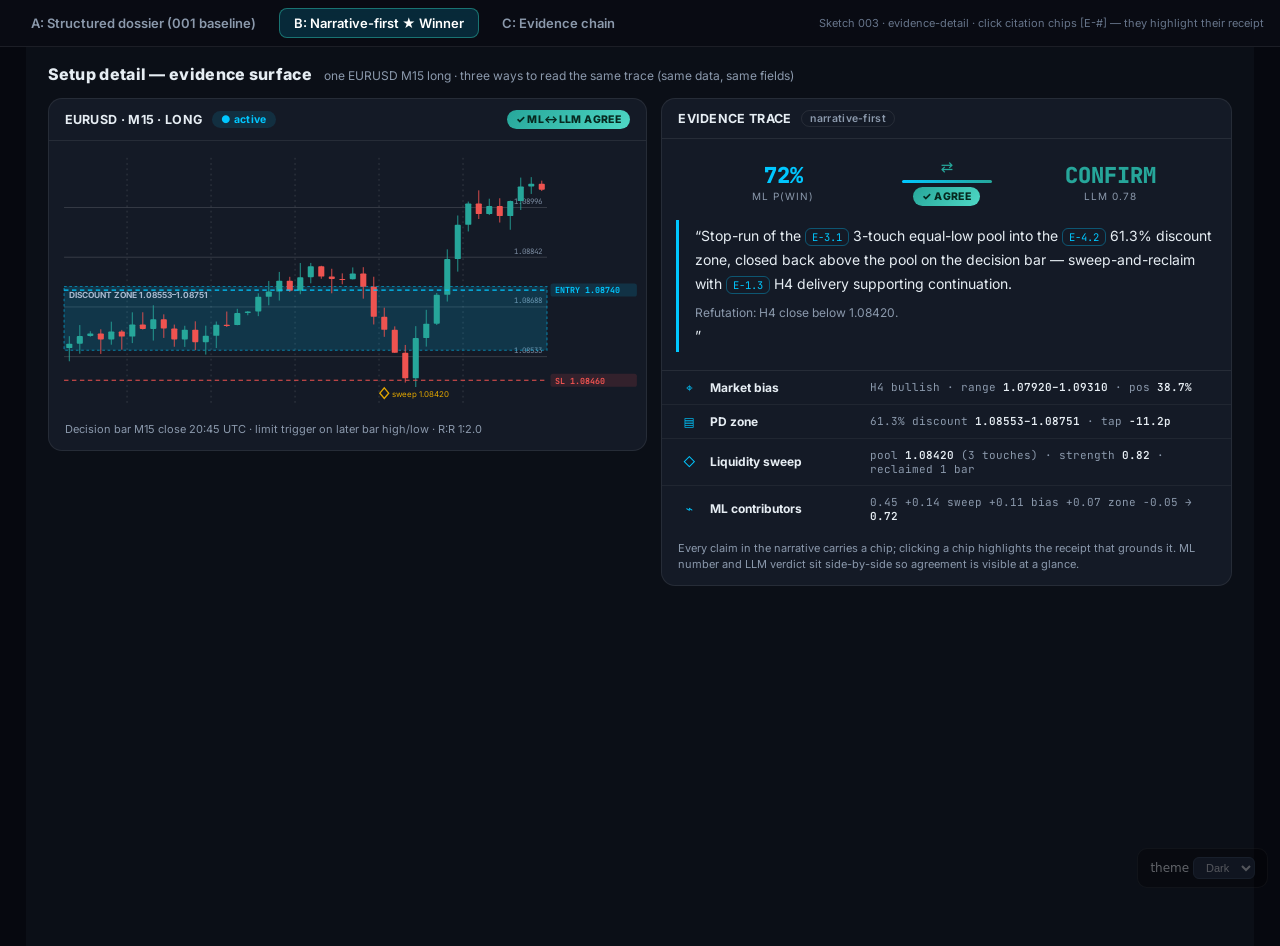
<file: .planning/sketches/003-evidence-detail/index.html>
<!DOCTYPE html>
<html lang="en">
<head>
<meta charset="UTF-8">
<meta name="viewport" content="width=device-width, initial-scale=1.0">
<title>Sketch 003 — Evidence Detail · trust vs clutter</title>
<link rel="preconnect" href="https://fonts.googleapis.com">
<link href="https://fonts.googleapis.com/css2?family=Inter:wght@400;500;600;700;800&family=JetBrains+Mono:wght@400;500;700&display=swap" rel="stylesheet">
<style>
  * { box-sizing: border-box; margin: 0; padding: 0; }
  html { color-scheme: dark; }
  body { font-family: var(--font-sans); background: #06080F; color: var(--color-text); padding-top: 46px; }
  button { font-family: inherit; cursor: pointer; }

  #variant-nav { position: fixed; top: 0; left: 0; right: 0; z-index: 9998; background: rgba(10,13,20,.92); backdrop-filter: blur(10px); border-bottom: 1px solid rgba(255,255,255,.08); padding: 8px 16px; display: flex; gap: 8px; align-items: center; }
  #variant-nav .who { margin-left: auto; font-size: 11px; color: #66748a; }
  .variant-tab { background: transparent; color: #8B99AC; border: 1px solid transparent; padding: 6px 14px; border-radius: 8px; font-size: 13px; font-weight: 600; transition: all .15s ease; }
  .variant-tab:hover { color: #E6EDF3; background: rgba(255,255,255,.06); }
  .variant-tab.active { color: #fff; background: rgba(0,199,255,.16); border-color: rgba(0,199,255,.45); }
  .variant { display: none; } .variant.active { display: block; }

  #sketch-tools { position: fixed; bottom: 12px; right: 12px; z-index: 9999; font-family: system-ui; font-size: 12px; background: rgba(0,0,0,.78); color: #fff; padding: 8px 12px; border-radius: 10px; opacity: .35; transition: opacity .2s; display: flex; gap: 10px; align-items: center; border: 1px solid rgba(255,255,255,.12); }
  #sketch-tools:hover { opacity: 1; }
  #sketch-tools select { background: #1c2433; color: #ddd; border: 1px solid #333f52; border-radius: 6px; padding: 3px 8px; font-size: 11px; }

  /* shared D shell tokens */
  .page {
    --bg: var(--color-bg); --surf: var(--color-surface); --surf2: var(--color-surface-2);
    --bd: var(--color-border); --tx: var(--color-text); --mut: var(--color-text-muted);
    --acc: #00C7FF; --acc2: #7C5CFF; --bull: #26A69A; --bear: #EF5350; --warn: #E0A500;
    --tx2: #c2cddd; --fill: rgba(255,255,255,.035); --line: rgba(255,255,255,.05);
    --bar: rgba(255,255,255,.08); --hover: rgba(255,255,255,.04);
    --pad: 14px 18px; --radius: 14px; --fs: 13px;
    max-width: min(1700px, 96vw); margin: 0 auto; padding: 18px 22px 60px;
    background: var(--bg); min-height: 100vh; font-size: var(--fs); color: var(--tx);
  }
  .head { display: flex; align-items: baseline; gap: 12px; margin-bottom: 14px; flex-wrap: wrap; }
  .head h1 { font-size: 16px; font-weight: 800; letter-spacing: .3px; }
  .head .sub { color: var(--mut); font-size: 12px; }
  .grid { display: grid; grid-template-columns: 1.05fr 1fr; gap: 14px; align-items: start; }
  @media (max-width: 980px){ .grid { grid-template-columns: 1fr; } }
  .panel { border: 1px solid var(--bd); background: var(--surf); border-radius: var(--radius); overflow: hidden; }
  .panel-h { display: flex; align-items: center; gap: 10px; padding: 11px 16px; font-size: 12.5px; font-weight: 700; letter-spacing: .3px; border-bottom: 1px solid var(--bd); }
  .panel-h .count { font-size: 10.5px; color: var(--mut); font-weight: 600; border: 1px solid var(--bd); border-radius: 9999px; padding: 1px 8px; }
  .pill { display: inline-flex; align-items: center; gap: 5px; font-size: 10.5px; font-weight: 700; padding: 2px 9px; border-radius: 9999px; }
  .st-active { color: var(--acc); background: color-mix(in srgb, var(--acc) 12%, transparent); }
  .grow { margin-left: auto; }
  .badge { font-size: 10.5px; font-weight: 800; letter-spacing: .4px; padding: 3px 9px; border-radius: 9999px; }
  .badge.agree { color: #06281f; background: linear-gradient(135deg, #26A69A, #4fd8c5); }
  .badge.refute { color: #2b0d0d; background: linear-gradient(135deg, #EF5350, #ff8a80); }
  .cite { font-family: var(--font-mono); font-size: 10.5px; color: var(--acc); border: 1px solid color-mix(in srgb, var(--acc) 35%, transparent); border-radius: 6px; padding: 1px 6px; cursor: pointer; transition: all .15s; background: transparent; }
  .cite:hover { background: color-mix(in srgb, var(--acc) 14%, transparent); }
  .receipt.hl { animation: hl 1.2s ease; }
  @keyframes hl { 0%,60% { background: color-mix(in srgb, var(--acc) 16%, transparent); } 100% { background: transparent; } }
  .chart svg { width: 100%; height: auto; display: block; } .chart { padding: 8px 8px 0; }
  .caption { font-size: 11px; color: var(--mut); padding: 8px 16px 12px; line-height: 1.5; }
  .kv { display: grid; grid-template-columns: auto 1fr; gap: 2px 14px; margin-top: 5px; }
  .kv span { color: var(--mut); font-size: 12px; }
  .kv b { font-family: var(--font-mono); font-weight: 600; font-variant-numeric: tabular-nums; text-align: right; font-size: 12px; }

  /* ============ A: structured dossier (001 baseline) ============ */
  .A details { border-bottom: 1px solid var(--line); } .A details:last-child { border-bottom: 0; }
  .A summary { list-style: none; cursor: pointer; display: flex; align-items: center; gap: 9px; padding: 10px 16px; font-size: 12px; font-weight: 700; transition: background .15s; }
  .A summary::-webkit-details-marker { display: none; }
  .A summary:hover { background: var(--hover); }
  .A summary .ic { color: var(--acc); width: 16px; text-align: center; }
  .A summary .chev { margin-left: auto; color: var(--mut); transition: transform .18s; font-size: 11px; }
  .A details[open] summary .chev { transform: rotate(90deg); }
  .A .ev-body { padding: 2px 16px 14px 41px; font-size: 12.5px; color: var(--tx2); line-height: 1.55; }
  .crow { display: grid; grid-template-columns: 145px 1fr 46px; gap: 10px; align-items: center; font-size: 11.5px; margin-top: 5px; }
  .crow .fname { font-family: var(--font-mono); color: var(--mut); }
  .crow .cbar { height: 6px; border-radius: 9999px; background: var(--bar); position: relative; }
  .crow .cbar i { position: absolute; top: 0; bottom: 0; border-radius: 9999px; }
  .crow .cval { text-align: right; font-family: var(--font-mono); }
  .crow .cval.pos { color: var(--bull); } .crow .cval.neg { color: var(--bear); }

  /* ============ B: narrative-first ============ */
  .B .verdict { padding: 18px var(--pad) 14px; }
  .meter { display: grid; grid-template-columns: 1fr auto 1fr; align-items: center; gap: 12px; margin-bottom: 14px; }
  .meter .side { text-align: center; }
  .meter .mval { font-family: var(--font-mono); font-size: 22px; font-weight: 800; }
  .meter .mlab { font-size: 10px; letter-spacing: 1px; color: var(--mut); text-transform: uppercase; }
  .meter .link { display: flex; flex-direction: column; align-items: center; gap: 4px; color: var(--bull); }
  .meter .link .bar { width: 90px; height: 3px; background: linear-gradient(90deg, var(--acc), var(--bull)); border-radius: 2px; }
  .narr { border-left: 3px solid var(--acc); padding: 4px 0 4px 16px; font-size: 14px; line-height: 1.7; color: var(--tx); }
  .narr .refute { display: block; margin-top: 8px; font-size: 12px; color: var(--mut); }
  .receipts { border-top: 1px solid var(--bd); }
  .receipt { display: grid; grid-template-columns: 22px 150px 1fr; gap: 10px; align-items: center; padding: 9px 16px; border-bottom: 1px solid var(--line); font-size: 12px; transition: background .3s; }
  .receipt:last-child { border-bottom: 0; }
  .receipt .ic { color: var(--acc); text-align: center; }
  .receipt .rname { font-weight: 700; }
  .receipt .rfact { color: var(--mut); font-family: var(--font-mono); font-size: 11px; }
  .receipt .rfact b { color: var(--tx); font-weight: 600; }

  /* ============ C: evidence chain ============ */
  .chain { padding: 16px var(--pad) 10px; }
  .node { position: relative; padding: 0 0 18px 34px; }
  .node::before { content: ""; position: absolute; left: 8px; top: 22px; bottom: 0; width: 2px; background: linear-gradient(180deg, color-mix(in srgb, var(--acc) 55%, transparent), color-mix(in srgb, var(--acc2) 45%, transparent)); }
  .node:last-child::before { display: none; }
  .node .dotn { position: absolute; left: 1px; top: 3px; width: 16px; height: 16px; border-radius: 50%; border: 2px solid var(--acc); background: var(--bg); box-shadow: 0 0 10px color-mix(in srgb, var(--acc) 40%, transparent); }
  .node.done .dotn { background: var(--acc); }
  .node .ntitle { font-size: 12.5px; font-weight: 800; display: flex; gap: 8px; align-items: center; }
  .node .ntitle .ok { color: var(--bull); font-size: 11px; }
  .node .nbody { font-size: 11.8px; color: var(--tx2); margin-top: 3px; line-height: 1.5; }
  .node .nbody code { font-family: var(--font-mono); color: var(--tx); font-size: 11px; }
  .wf { border-top: 1px solid var(--bd); padding: 12px var(--pad) 14px; }
  .wf .wrow { display: grid; grid-template-columns: 145px 1fr 52px; gap: 10px; align-items: center; font-size: 11.5px; margin-top: 5px; }
  .wf .fin { border-top: 1px dashed var(--bd); margin-top: 8px; padding-top: 8px; }
  .gauge { display: grid; place-items: center; padding: 14px 0 4px; }
  .gauge .gval { font: 800 20px var(--font-mono); fill: var(--tx); }
  .quote { border-top: 1px solid var(--bd); padding: 12px var(--pad) 14px; font-size: 12px; color: var(--tx2); line-height: 1.6; }
  .quote .q1 { color: var(--bull); font-weight: 800; }
</style>
<link rel="stylesheet" href="../themes/default.css">
</head>
<body>

<nav id="variant-nav">
  <button class="variant-tab" onclick="showVariant('a', this)">A: Structured dossier (001 baseline)</button>
  <button class="variant-tab active" onclick="showVariant('b', this)" style="border-color:rgba(38,166,154,.6)">B: Narrative-first ★ Winner</button>
  <button class="variant-tab" onclick="showVariant('c', this)">C: Evidence chain</button>
  <span class="who">Sketch 003 · evidence-detail · click citation chips [E-#] — they highlight their receipt</span>
</nav>

<div id="variant-a" class="variant"><div class="page v-a v-d A" data-v="a"></div></div>
<div id="variant-b" class="variant active"><div class="page v-a v-d B" data-v="b"></div></div>
<div id="variant-c" class="variant"><div class="page v-a v-d C" data-v="c"></div></div>

<div id="sketch-tools" onmouseenter="this.style.opacity='1'" onmouseleave="this.style.opacity='.35'">
  <label>theme
    <select onchange="document.querySelector('link[href*=themes]').href='../themes/'+this.value+'.css'">
      <option value="default">Dark</option><option value="light">Light</option>
    </select>
  </label>
</div>

<script>
/* chart component (001 contract) */
let seed=42; const rnd=()=>(seed=(seed*1103515245+12345)%2147483648)/2147483648;
function candles(){ seed=42; const bars=[]; let px=1.08560;
  for(let i=0;i<46;i++){ let d=.00006+(rnd()-.5)*.00090; if(i>=28&&i<=32)d-=.00070; if(i>32&&i<=38)d+=.00075;
    const o=px,c=px+d,h=Math.max(o,c)+rnd()*.00045,l=Math.min(o,c)-rnd()*.00045; bars.push({o,h,l,c}); px=c; } return bars; }
function chartSvg(){ seed=42; const bars=candles();
  const W=660,H=300,PL=8,PR=104,PT=10,PB=8;
  const lo=Math.min(...bars.map(b=>b.l))-.0006, hi=Math.max(...bars.map(b=>b.h))+.0006;
  const y=p=>PT+(hi-p)/(hi-lo)*(H-PT-PB); const bw=(W-PL-PR)/bars.length, cw=bw*.58;
  const E='#00C7FF',SL='#EF5350',TP='#26A69A',grid='rgba(255,255,255,.16)';
  let s=`<svg viewBox="0 0 ${W} ${H}">`;
  for(let g=1;g<5;g++){const gy=PT+g*(H-PT-PB)/5,gp=hi-g*(hi-lo)/5;
    s+=`<line class="gridline" x1="${PL}" y1="${gy}" x2="${W-PR}" y2="${gy}" stroke="${grid}" stroke-width="1"/><text class="dim" x="${W-PR-6}" y="${gy-4}" text-anchor="end" fill="#7B8BA0" font-size="8.5" font-family="JetBrains Mono, monospace">${gp.toFixed(5)}</text>`;}
  for(let b=6;b<bars.length;b+=8){const gx=PL+b*bw;s+=`<line class="gridline" x1="${gx}" y1="${PT}" x2="${gx}" y2="${H-PB}" stroke="${grid}" stroke-width="1" stroke-dasharray="2 4"/>`;}
  s+=`<rect class="pdzone" x="${PL}" y="${y(1.08751)}" width="${W-PL-PR}" height="${y(1.08553)-y(1.08751)}" fill="rgba(0,199,255,.16)" stroke="rgba(0,199,255,.55)" stroke-width="1.2" stroke-dasharray="3 3"/>`;
  s+=`<text class="dim" x="${PL+6}" y="${y(1.08751)+13}" fill="#A9BAD0" font-size="9.5" font-weight="700" font-family="Inter">DISCOUNT ZONE 1.08553–1.08751</text>`;
  bars.forEach((b,i)=>{const x=PL+i*bw+(bw-cw)/2,bull=b.c>=b.o,col=bull?'#26A69A':'#EF5350';
    s+=`<line x1="${x+cw/2}" y1="${y(b.h)}" x2="${x+cw/2}" y2="${y(b.l)}" stroke="${col}" stroke-width="1"/>`;
    s+=`<rect x="${x}" y="${y(Math.max(b.o,b.c))}" width="${cw}" height="${Math.max(1.4,Math.abs(y(b.o)-y(b.c)))}" fill="${col}" rx="1"/>`;});
  const dx=PL+30*bw+bw/2,dy=y(1.08420);
  s+=`<path d="M ${dx} ${dy-6} L ${dx+5} ${dy} L ${dx} ${dy+6} L ${dx-5} ${dy} Z" fill="none" stroke="#E0A500" stroke-width="1.6"/>`;
  s+=`<text x="${dx+9}" y="${dy+4}" fill="#E0A500" font-size="9" font-family="Inter">sweep 1.08420</text>`;
  const lvl=(p,col,name)=>`<line x1="${PL}" y1="${y(p)}" x2="${W-PR}" y2="${y(p)}" stroke="${col}" stroke-dasharray="5 4" stroke-width="1.4"/><rect x="${W-PR+4}" y="${y(p)-7.5}" width="98" height="15" rx="3" fill="${col}" opacity=".14"/><text x="${W-PR+9}" y="${y(p)+3.7}" fill="${col}" font-size="9.5" font-weight="700" font-family="'JetBrains Mono', monospace">${name} ${p.toFixed(5)}</text>`;
  s+=lvl(1.09320,TP,'TP')+lvl(1.08740,E,'ENTRY')+lvl(1.08460,SL,'SL');
  return s+'</svg>'; }

const CHARTPANEL = (extra='') => `
  <div class="panel">
    <div class="panel-h">EURUSD · M15 · LONG <span class="pill st-active">● active</span><span class="badge agree grow">✓ ML↔LLM AGREE</span></div>
    <div class="chart">${chartSvg()}</div>
    <div class="caption">Decision bar M15 close 20:45 UTC · limit trigger on later bar high/low · R:R 1:2.0 ${extra}</div>
  </div>`;

const CONTRIB = `
  <div class="crow"><span class="fname">base rate</span><div class="cbar"><i style="left:0;width:45%;background:var(--mut);opacity:.5"></i></div><span class="cval">0.45</span></div>
  <div class="crow"><span class="fname">sweep_strength</span><div class="cbar"><i style="left:45%;width:14%;background:var(--bull)"></i></div><span class="cval pos">+0.14</span></div>
  <div class="crow"><span class="fname">htf_bias</span><div class="cbar"><i style="left:45%;width:11%;background:var(--bull)"></i></div><span class="cval pos">+0.11</span></div>
  <div class="crow"><span class="fname">dist_to_zone_mid</span><div class="cbar"><i style="left:45%;width:7%;background:var(--bull)"></i></div><span class="cval pos">+0.07</span></div>
  <div class="crow"><span class="fname">spread_z</span><div class="cbar"><i style="left:45%;width:3%;background:var(--bear)"></i></div><span class="cval neg">−0.03</span></div>
  <div class="crow"><span class="fname">rsi_15</span><div class="cbar"><i style="left:45%;width:2%;background:var(--bear)"></i></div><span class="cval neg">−0.02</span></div>`;

function paneA(){ return `
  <div class="panel">
    <div class="panel-h">EVIDENCE TRACE <span class="count">point-in-time</span></div>
    <details open><summary><span class="ic">▣</span>Setup header<span class="chev">▶</span></summary>
      <div class="ev-body">Decision bar M15 close · id <code style="font-family:var(--font-mono)">EURUSD-M15-20260906T2045-L</code><div class="kv"><span>Score source</span><b>ml_llm</b></div></div></details>
    <details open><summary><span class="ic">⌖</span>Market bias (HTF)<span class="chev">▶</span></summary>
      <div class="ev-body">H4 delivery bullish; discount retrace.<div class="kv"><span>H4 range</span><b>1.07920 – 1.09310</b></div><div class="kv"><span>Position</span><b>38.7% (discount)</b></div></div></details>
    <details><summary><span class="ic">▤</span>Zone<span class="chev">▶</span></summary>
      <div class="ev-body">61.3% discount sub-zone tap.<div class="kv"><span>Zone</span><b>1.08553 – 1.08751</b></div><div class="kv"><span>Tap depth</span><b>−11.2 pips</b></div></div></details>
    <details><summary><span class="ic">◇</span>Sweep<span class="chev">▶</span></summary>
      <div class="ev-body">3-touch equal-low pool swept + reclaimed.<div class="kv"><span>Pool</span><b>1.08420</b></div><div class="kv"><span>Strength</span><b>0.82</b></div></div></details>
    <details><summary><span class="ic">⌁</span>ML contributors — P(WIN) 0.72<span class="chev">▶</span></summary>
      <div class="ev-body">Calibrated LightGBM (pooled, v1).${CONTRIB}</div></details>
    <details open><summary><span class="ic">✍</span>LLM narrative — CONFIRM 0.78<span class="chev">▶</span></summary>
      <div class="ev-body">“Stop-run of the 3-touch pool into discount, closed back above — refutation: H4 close below 1.08420.”
      <div style="margin-top:8px"><button class="cite" data-cite="e1">E-1.3</button> <button class="cite" data-cite="e3">E-3.1</button> <button class="cite" data-cite="e4">E-4.2</button></div></div></details>
  </div>`; }

function paneB(){ return `
  <div class="panel">
    <div class="panel-h">EVIDENCE TRACE <span class="count">narrative-first</span></div>
    <div class="verdict">
      <div class="meter">
        <div class="side"><div class="mval" style="color:var(--acc)">72%</div><div class="mlab">ML P(win)</div></div>
        <div class="link"><span style="font-size:15px">⇄</span><div class="bar"></div><span class="badge agree">✓ AGREE</span></div>
        <div class="side"><div class="mval" style="color:var(--bull)">CONFIRM</div><div class="mlab">LLM 0.78</div></div>
      </div>
      <div class="narr">“Stop-run of the <button class="cite" data-cite="e3">E-3.1</button> 3-touch equal-low pool into the <button class="cite" data-cite="e4">E-4.2</button> 61.3% discount zone, closed back above the pool on the decision bar — sweep-and-reclaim with <button class="cite" data-cite="e1">E-1.3</button> H4 delivery supporting continuation. <span class="refute">Refutation: H4 close below 1.08420.</span>”</div>
    </div>
    <div class="receipts">
      <div class="receipt" id="e1"><span class="ic">⌖</span><span class="rname">Market bias</span><span class="rfact">H4 bullish · range <b>1.07920–1.09310</b> · pos <b>38.7%</b></span></div>
      <div class="receipt" id="e4"><span class="ic">▤</span><span class="rname">PD zone</span><span class="rfact">61.3% discount <b>1.08553–1.08751</b> · tap <b>−11.2p</b></span></div>
      <div class="receipt" id="e3"><span class="ic">◇</span><span class="rname">Liquidity sweep</span><span class="rfact">pool <b>1.08420</b> (3 touches) · strength <b>0.82</b> · reclaimed 1 bar</span></div>
      <div class="receipt" id="e2"><span class="ic">⌁</span><span class="rname">ML contributors</span><span class="rfact">0.45 +0.14 sweep +0.11 bias +0.07 zone −0.05 → <b>0.72</b></span></div>
    </div>
    <div class="caption">Every claim in the narrative carries a chip; clicking a chip highlights the receipt that grounds it. ML number and LLM verdict sit side-by-side so agreement is visible at a glance.</div>
  </div>`; }

function paneC(){ return `
  <div class="panel">
    <div class="panel-h">EVIDENCE CHAIN <span class="count">ordered derivation</span></div>
    <div class="gauge">
      <svg width="120" height="120" viewBox="0 0 120 120">
        <circle cx="60" cy="60" r="48" fill="none" stroke="var(--bar)" stroke-width="9"/>
        <circle cx="60" cy="60" r="48" fill="none" stroke="url(#gg)" stroke-width="9" stroke-linecap="round"
          stroke-dasharray="${2*Math.PI*48*0.72} ${2*Math.PI*48}" transform="rotate(-90 60 60)"/>
        <defs><linearGradient id="gg" x1="0" y1="0" x2="1" y2="1"><stop offset="0" stop-color="#00C7FF"/><stop offset="1" stop-color="#26A69A"/></linearGradient></defs>
        <text x="60" y="57" text-anchor="middle" class="gval">72%</text>
        <text x="60" y="74" text-anchor="middle" style="font:600 9px Inter;fill:var(--mut);letter-spacing:1px">P(WIN)</text>
      </svg>
    </div>
    <div class="chain">
      <div class="node done"><span class="dotn"></span><div class="ntitle">1 · HTF bias <span class="ok">✓</span></div>
        <div class="nbody">H4 delivery bullish · price at <code>38.7%</code> of range (discount)</div></div>
      <div class="node done"><span class="dotn"></span><div class="ntitle">2 · PD zone tap <span class="ok">✓</span></div>
        <div class="nbody">tap of <code>1.08553–1.08751</code> (61.3% fib) · depth <code>−11.2 pips</code></div></div>
      <div class="node done"><span class="dotn"></span><div class="ntitle">3 · Sweep + reclaim <span class="ok">✓</span></div>
        <div class="nbody">equal-low pool <code>1.08420</code> (3 touches) swept · reclaimed in 1 bar · strength <code>0.82</code></div></div>
      <div class="node done"><span class="dotn"></span><div class="ntitle">4 · Decision bar close <span class="ok">✓</span></div>
        <div class="nbody">M15 20:45 UTC · entry <code>1.08740</code> · SL <code>1.08460</code> · TP <code>1.09320</code> · R:R <code>1:2.0</code></div></div>
    </div>
    <div class="wf">
      ${CONTRIB}
      <div class="wrow fin"><span class="fname" style="font-weight:800;color:var(--tx)">P(WIN)</span><div class="cbar" style="height:8px"><i style="left:0;width:72%;background:linear-gradient(90deg,var(--acc),var(--bull))"></i></div><span class="cval pos" style="font-weight:800">0.72</span></div>
    </div>
    <div class="quote"><span class="q1">✍ LLM CONFIRM 0.78</span> — “Stop-run of the 3-touch pool into discount, closed back above; refutation: H4 close below 1.08420.” <button class="cite" data-cite="n1">verify</button></div>
  </div>`; }

const PANES = { a: paneA, b: paneB, c: paneC };
document.querySelectorAll('.page').forEach(pg => {
  pg.innerHTML = `<div class="head"><h1>Setup detail — evidence surface</h1><span class="sub">one EURUSD M15 long · three ways to read the same trace (same data, same fields)</span></div>
    <div class="grid">${CHARTPANEL()}<div>${PANES[pg.dataset.v]()}</div></div>`;
  pg.querySelectorAll('[data-cite]').forEach(ch => ch.addEventListener('click', () => {
    const map = { e1: 'e1', e3: 'e3', e4: 'e4', n1: null };
    const tgt = document.getElementById(map[ch.dataset.cite]);
    if (tgt) { tgt.classList.remove('hl'); void tgt.offsetWidth; tgt.classList.add('hl'); tgt.scrollIntoView({ behavior: 'smooth', block: 'center' }); }
    else { const q = ch.closest('.quote'); q.style.background = 'color-mix(in srgb, var(--acc) 10%, transparent)'; setTimeout(()=>q.style.background='', 900); }
  }));
});
function showVariant(id, btn){
  document.querySelectorAll('.variant').forEach(x => x.classList.remove('active'));
  document.getElementById('variant-' + id).classList.add('active');
  document.querySelectorAll('#variant-nav .variant-tab').forEach(t => t.classList.remove('active'));
  btn.classList.add('active');
}
</script>
</body>
</html>
</file>
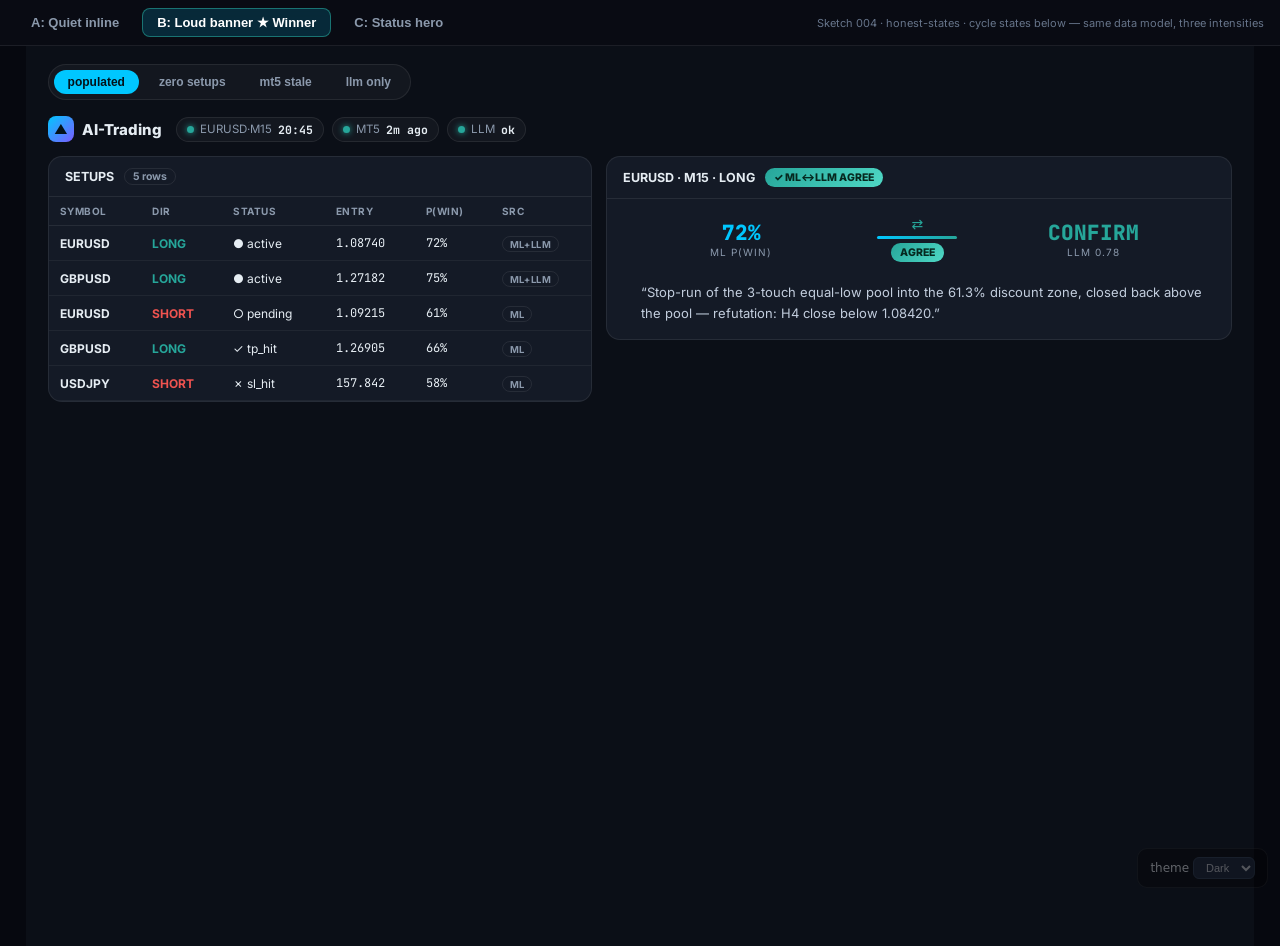
<file: .planning/sketches/004-honest-states/index.html>
<!DOCTYPE html>
<html lang="en">
<head>
<meta charset="UTF-8">
<meta name="viewport" content="width=device-width, initial-scale=1.0">
<title>Sketch 004 — Honest States · zero setups, stale MT5, ML-only</title>
<link rel="preconnect" href="https://fonts.googleapis.com">
<link href="https://fonts.googleapis.com/css2?family=Inter:wght@400;500;600;700;800&family=JetBrains+Mono:wght@400;500;700&display=swap" rel="stylesheet">
<style>
  * { box-sizing: border-box; margin: 0; padding: 0; }
  html { color-scheme: dark; }
  body { font-family: var(--font-sans); background: #06080F; color: var(--color-text); padding-top: 46px; }

  #variant-nav { position: fixed; top: 0; left: 0; right: 0; z-index: 9998; background: rgba(10,13,20,.92); backdrop-filter: blur(10px); border-bottom: 1px solid rgba(255,255,255,.08); padding: 8px 16px; display: flex; gap: 8px; align-items: center; flex-wrap: wrap; }
  #variant-nav .who { margin-left: auto; font-size: 11px; color: #66748a; }
  .variant-tab { background: transparent; color: #8B99AC; border: 1px solid transparent; padding: 6px 14px; border-radius: 8px; font-size: 13px; font-weight: 600; transition: all .15s ease; cursor: pointer; }
  .variant-tab:hover { color: #E6EDF3; background: rgba(255,255,255,.06); }
  .variant-tab.active { color: #fff; background: rgba(0,199,255,.16); border-color: rgba(0,199,255,.45); }
  .variant { display: none; } .variant.active { display: block; }

  #sketch-tools { position: fixed; bottom: 12px; right: 12px; z-index: 9999; font-family: system-ui; font-size: 12px; background: rgba(0,0,0,.78); color: #fff; padding: 8px 12px; border-radius: 10px; opacity: .35; transition: opacity .2s; display: flex; gap: 10px; align-items: center; border: 1px solid rgba(255,255,255,.12); }
  #sketch-tools:hover { opacity: 1; }
  #sketch-tools select { background: #1c2433; color: #ddd; border: 1px solid #333f52; border-radius: 6px; padding: 3px 8px; font-size: 11px; }

  .page {
    --bg: var(--color-bg); --surf: var(--color-surface); --bd: var(--color-border);
    --tx: var(--color-text); --mut: var(--color-text-muted);
    --acc: #00C7FF; --acc2: #7C5CFF; --bull: #26A69A; --bear: #EF5350; --warn: #E0A500;
    --tx2: #c2cddd; --fill: rgba(255,255,255,.035); --line: rgba(255,255,255,.05);
    --bar: rgba(255,255,255,.08); --hover: rgba(255,255,255,.04);
    --pad: 14px 18px; --radius: 14px; --fs: 13px;
    max-width: min(1600px, 96vw); margin: 0 auto; padding: 18px 22px 60px;
    background: var(--bg); min-height: 100vh; font-size: var(--fs); color: var(--tx);
  }
  .statebar { display: flex; gap: 6px; margin-bottom: 16px; padding: 5px; border: 1px solid var(--bd); border-radius: 9999px; background: var(--fill); width: fit-content; }
  .statebar button { border: 0; background: transparent; color: var(--mut); padding: 5px 14px; border-radius: 9999px; font-size: 12px; font-weight: 700; cursor: pointer; transition: all .15s; }
  .statebar button.on { background: var(--acc); color: #04121a; }
  .statebar button:hover:not(.on) { color: var(--tx); }

  .topbar { display: flex; align-items: center; gap: 14px; flex-wrap: wrap; margin-bottom: 14px; }
  .brand { font-weight: 800; font-size: 15px; display: flex; gap: 8px; align-items: center; }
  .brand .logo { display: inline-grid; place-items: center; width: 26px; height: 26px; border-radius: 8px; background: linear-gradient(135deg, var(--acc), var(--acc2)); color: #04121a; font-weight: 800; font-size: 13px; }
  .feeds { display: flex; gap: 8px; flex-wrap: wrap; }
  .chip { display: inline-flex; align-items: center; gap: 6px; font-size: 11.5px; padding: 4px 10px; border-radius: 9999px; border: 1px solid var(--bd); background: var(--fill); color: var(--mut); transition: all .2s; }
  .chip b { color: var(--tx); font-family: var(--font-mono); }
  .chip.err { border-color: color-mix(in srgb, var(--warn) 55%, transparent); color: var(--warn); }
  .dot { width: 7px; height: 7px; border-radius: 50%; background: var(--mut); display: inline-block; }
  .dot.ok { background: var(--bull); box-shadow: 0 0 6px var(--bull); }
  .dot.bad { background: var(--bear); box-shadow: 0 0 6px var(--bear); }
  .dot.warn { background: var(--warn); box-shadow: 0 0 6px var(--warn); }

  .panel { border: 1px solid var(--bd); background: var(--surf); border-radius: var(--radius); overflow: hidden; transition: opacity .3s; }
  .panel-h { display: flex; align-items: center; gap: 10px; padding: 11px 16px; font-size: 12.5px; font-weight: 700; border-bottom: 1px solid var(--bd); }
  .panel-h .count { font-size: 10.5px; color: var(--mut); border: 1px solid var(--bd); border-radius: 9999px; padding: 1px 8px; }
  .grid { display: grid; grid-template-columns: 1fr 1.15fr; gap: 14px; align-items: start; }
  @media (max-width: 980px){ .grid { grid-template-columns: 1fr; } }
  table { width: 100%; border-collapse: collapse; font-variant-numeric: tabular-nums; }
  thead th { text-align: left; font-size: 10px; text-transform: uppercase; color: var(--mut); padding: 8px 11px; border-bottom: 1px solid var(--bd); letter-spacing: .5px; }
  tbody td { padding: 9px 11px; border-bottom: 1px solid var(--line); font-size: 12px; white-space: nowrap; }
  .num { font-family: var(--font-mono); }
  .dir-long { color: var(--bull); font-weight: 700; } .dir-short { color: var(--bear); font-weight: 700; }
  .src { font-size: 9.5px; font-weight: 700; letter-spacing: .4px; padding: 1.5px 7px; border-radius: 9999px; border: 1px solid var(--bd); color: var(--mut); }
  .badge { font-size: 10.5px; font-weight: 800; padding: 3px 9px; border-radius: 9999px; }
  .badge.agree { color: #06281f; background: linear-gradient(135deg,#26A69A,#4fd8c5); }
  .badge.mlonly { color: var(--mut); border: 1px solid var(--bd); }
  .caption { font-size: 11px; color: var(--mut); padding: 8px 16px 12px; }

  /* evidence meter (003-B) */
  .meter { display: grid; grid-template-columns: 1fr auto 1fr; align-items: center; gap: 12px; padding: 16px var(--pad) 10px; }
  .meter .side { text-align: center; }
  .meter .mval { font-family: var(--font-mono); font-size: 21px; font-weight: 800; }
  .meter .mlab { font-size: 10px; letter-spacing: 1px; color: var(--mut); text-transform: uppercase; }
  .meter .link { display: flex; flex-direction: column; align-items: center; gap: 4px; }
  .meter .link .bar { width: 80px; height: 3px; border-radius: 2px; background: var(--bar); }

  /* empty state */
  .empty { text-align: center; padding: 44px 24px 40px; }
  .empty .big { font-size: 34px; margin-bottom: 10px; opacity: .9; }
  .empty h2 { font-size: 16px; font-weight: 800; margin-bottom: 6px; }
  .empty p { font-size: 12.5px; color: var(--mut); max-width: 460px; margin: 0 auto 14px; line-height: 1.6; }
  .countdown { display: inline-flex; align-items: center; gap: 9px; font-family: var(--font-mono); font-size: 12.5px; color: var(--acc); border: 1px solid color-mix(in srgb, var(--acc) 40%, transparent); border-radius: 9999px; padding: 6px 16px; background: color-mix(in srgb, var(--acc) 8%, transparent); }
  .pulse { width: 8px; height: 8px; border-radius: 50%; background: var(--acc); animation: pulse 1.6s ease infinite; }
  @keyframes pulse { 0%,100% { opacity: 1; box-shadow: 0 0 0 0 rgba(0,199,255,.5); } 50% { opacity: .5; box-shadow: 0 0 0 7px rgba(0,199,255,0); } }

  /* ===== Variant A: quiet-inline ===== */
  /* degraded info lives inline where it belongs: strip chip turns warn, table shows empty, meter goes ml-only. No shouting. */
  .A .dimwrap { transition: opacity .3s; }

  /* ===== Variant B: loud banner ===== */
  .banner { display: none; align-items: center; gap: 12px; border: 1px solid color-mix(in srgb, var(--bear) 55%, transparent); background: color-mix(in srgb, var(--bear) 10%, transparent); border-radius: 12px; padding: 11px 16px; margin-bottom: 14px; font-size: 13px; font-weight: 700; }
  .banner.warn { border-color: color-mix(in srgb, var(--warn) 55%, transparent); background: color-mix(in srgb, var(--warn) 10%, transparent); }
  .banner.show { display: flex; }
  .banner .x { margin-left: auto; border: 1px solid var(--bd); border-radius: 8px; background: transparent; color: var(--tx); padding: 4px 12px; font-size: 11.5px; cursor: pointer; }
  .banner .spin { animation: blink 1s steps(2) infinite; }
  @keyframes blink { 50% { opacity: .25; } }
  .B .dimmed { opacity: .45; pointer-events: none; }

  /* ===== Variant C: status-hero ===== */
  .hero { display: none; border: 1px solid var(--bd); border-radius: 16px; padding: 22px var(--pad); margin-bottom: 14px; background: linear-gradient(160deg, color-mix(in srgb, var(--acc) 7%, transparent), transparent 60%), var(--surf); }
  .hero.show { display: block; }
  .hero h2 { font-size: 17px; font-weight: 800; display: flex; gap: 10px; align-items: center; }
  .hero p { font-size: 12.8px; color: var(--tx2); margin: 7px 0 12px; max-width: 640px; line-height: 1.6; }
  .hero .acts { display: flex; gap: 8px; }
  .hero .btn { background: var(--fill); border: 1px solid var(--bd); color: var(--tx); padding: 6px 14px; border-radius: 9999px; font-size: 12px; font-weight: 600; cursor: pointer; }
  .hero .btn.acc { border-color: var(--acc); color: var(--acc); }
  .C .dimmed { opacity: .45; }
</style>
<link rel="stylesheet" href="../themes/default.css">
</head>
<body>

<nav id="variant-nav">
  <button class="variant-tab" onclick="showVariant('a', this)">A: Quiet inline</button>
  <button class="variant-tab active" onclick="showVariant('b', this)" style="border-color:rgba(38,166,154,.6)">B: Loud banner ★ Winner</button>
  <button class="variant-tab" onclick="showVariant('c', this)">C: Status hero</button>
  <span class="who">Sketch 004 · honest-states · cycle states below — same data model, three intensities</span>
</nav>

<div id="variant-a" class="variant"><div class="page v-a A" data-v="a"></div></div>
<div id="variant-b" class="variant active"><div class="page v-a B" data-v="b"></div></div>
<div id="variant-c" class="variant"><div class="page v-a C" data-v="c"></div></div>

<div id="sketch-tools" onmouseenter="this.style.opacity='1'" onmouseleave="this.style.opacity='.35'">
  <label>theme <select onchange="document.querySelector('link[href*=themes]').href='../themes/'+this.value+'.css'">
    <option value="default">Dark</option><option value="light">Light</option></select></label>
</div>

<script>
const STATES = ['populated','zero setups','mt5 stale','llm only'];

function content(state){
  const stale = state === 'mt5 stale';
  const llmonly = state === 'llm only';
  const zero = state === 'zero setups';
  return `
    <div class="topbar">
      <div class="brand"><span class="logo">▲</span> AI-Trading</div>
      <div class="feeds">
        <span class="chip ${stale?'err':''}"><i class="dot ${stale?'warn':'ok'}"></i>EURUSD·M15 <b>${stale?'Fri 20:45':'20:45'}</b></span>
        <span class="chip ${stale?'err':''}"><i class="dot ${stale?'bad':'ok'}"></i>MT5 <b>${stale?'last beat 2d 4h':'2m ago'}</b></span>
        <span class="chip ${llmonly?'err':''}"><i class="dot ${llmonly?'warn':'ok'}"></i>LLM <b>${llmonly?'unavailable · timeout':'ok'}</b></span>
      </div>
    </div>
    <div class="grid">
      <div class="dimwrap panel">
        <div class="panel-h">SETUPS <span class="count">${zero?'0 rows':stale?'5 rows · as of Fri 20:45':'5 rows'}</span></div>
        ${zero ? `<div class="empty">
            <div class="big">◇</div><h2>No setups this session</h2>
            <p>No liquidity sweep + PD-zone tap met the decision bar. That's a signal too — the detector is armed and watching, not idle.</p>
            <span class="countdown"><span class="pulse"></span> next M15 close in 07:12</span>
          </div>` : `
        <table><thead><tr><th>Symbol</th><th>Dir</th><th>Status</th><th>Entry</th><th>P(win)</th><th>Src</th></tr></thead><tbody>
          <tr><td><b>EURUSD</b></td><td class="dir-long">LONG</td><td>● active</td><td class="num">1.08740</td><td class="num">72%</td><td><span class="src">${llmonly?'ML':'ML+LLM'}</span></td></tr>
          <tr><td><b>GBPUSD</b></td><td class="dir-long">LONG</td><td>● active</td><td class="num">1.27182</td><td class="num">75%</td><td><span class="src">${llmonly?'ML':'ML+LLM'}</span></td></tr>
          <tr><td><b>EURUSD</b></td><td class="dir-short">SHORT</td><td>○ pending</td><td class="num">1.09215</td><td class="num">61%</td><td><span class="src">ML</span></td></tr>
          <tr><td><b>GBPUSD</b></td><td class="dir-long">LONG</td><td>✓ tp_hit</td><td class="num">1.26905</td><td class="num">66%</td><td><span class="src">ML</span></td></tr>
          <tr><td><b>USDJPY</b></td><td class="dir-short">SHORT</td><td>✗ sl_hit</td><td class="num">157.842</td><td class="num">58%</td><td><span class="src">ML</span></td></tr>
        </tbody></table>`}
      </div>
      <div class="dimwrap panel">
        <div class="panel-h">EURUSD · M15 · LONG <span class="badge ${llmonly?'mlonly':'agree'} grow">${llmonly?'⌀ ML ONLY':'✓ ML↔LLM AGREE'}</span></div>
        <div class="meter">
          <div class="side"><div class="mval" style="color:var(--acc)">72%</div><div class="mlab">ML P(win)</div></div>
          <div class="link"><span style="font-size:14px;color:${llmonly?'var(--mut)':'var(--bull)'}">${llmonly?'⌀':'⇄'}</span><div class="bar" style="${llmonly?'':'background:linear-gradient(90deg,var(--acc),var(--bull))'}"></div>
            <span class="badge ${llmonly?'mlonly':'agree'}">${llmonly?'NO NARRATIVE':'AGREE'}</span></div>
          <div class="side"><div class="mval" style="color:${llmonly?'var(--mut)':'var(--bull)'}">${llmonly?'⌀':'CONFIRM'}</div><div class="mlab">${llmonly?'LLM unavailable':'LLM 0.78'}</div></div>
        </div>
        ${llmonly ? `<div class="caption">narrative_status = llm_unavailable · reason = timeout (12s) · probability stands on its own — no narrative was invented to fill the gap.</div>` :
        `<div style="padding:2px 18px 14px 34px;font-size:13px;line-height:1.65;color:var(--tx2)">“Stop-run of the 3-touch equal-low pool into the 61.3% discount zone, closed back above the pool — refutation: H4 close below 1.08420.”</div>`}
      </div>
    </div>`;
}

function loudExtras(state){
  const stale = state === 'mt5 stale';
  return `<div class="banner ${stale?'show warn':''} ${state==='llm only'?'show warn':''} ${state==='zero setups'?'':''}">
      <span class="spin">⚠</span> ${stale ? 'MT5 TERMINAL DISCONNECTED — data frozen at Fri 20:45 UTC · relaunch the terminal to resume' : 'LLM PROVIDER DOWN — running ML-only; narratives disabled until provider responds'}
      <button class="x">dismiss</button></div>`;
}
function heroExtras(state){
  if (state === 'populated') return '';
  const map = {
    'zero setups': [`◇ Watching`, `No candidate met the sweep + zone-tap entry rules on the last M15 close. The engine is armed — this is the system saying “nothing today,” which is information, not downtime.`, false],
    'mt5 stale':  [`⚠ Data feed frozen`, `The MT5 terminal stopped responding Fri 20:45 UTC. Bars, setups and stats below are LAST-KNOWN — do not act on them until the feed is fresh. Relaunch the terminal; the collector resumes automatically.`, true],
    'llm only':   [`⌀ Narrative unavailable`, `The LLM provider timed out, so setups carry ML probability only — no narrative, no citation trace. Probabilities are unaffected (ML never depends on the LLM). Retry happens automatically each cycle.`, true],
  }[state];
  return `<div class="hero show"><h2>${map[0]}</h2><p>${map[1]}</p>
    <div class="acts">${map[2]?`<button class="btn acc">Open Health tab</button><button class="btn">Retry now</button>`:`<button class="btn">View detector rules</button>`}</div></div>`;
}

document.querySelectorAll('.page').forEach(pg => {
  const v = pg.dataset.v;
  const render = (state) => {
    let html = `<div class="statebar">${STATES.map(s=>`<button class="${s===state?'on':''}" data-state="${s}">${s}</button>`).join('')}</div>`;
    if (v==='b') html += loudExtras(state);
    if (v==='c') html += heroExtras(state);
    html += `<div class="${(v!=='a' && state!=='populated' && state!=='zero setups')?'dimmed':''}" data-content>${content(state)}</div>`;
    pg.innerHTML = html;
    pg.querySelectorAll('[data-state]').forEach(b => b.addEventListener('click', () => render(b.dataset.state)));
  };
  render('populated');
});
function showVariant(id, btn){
  document.querySelectorAll('.variant').forEach(x => x.classList.remove('active'));
  document.getElementById('variant-' + id).classList.add('active');
  document.querySelectorAll('#variant-nav .variant-tab').forEach(t => t.classList.remove('active'));
  btn.classList.add('active');
}
</script>
</body>
</html>
</file>
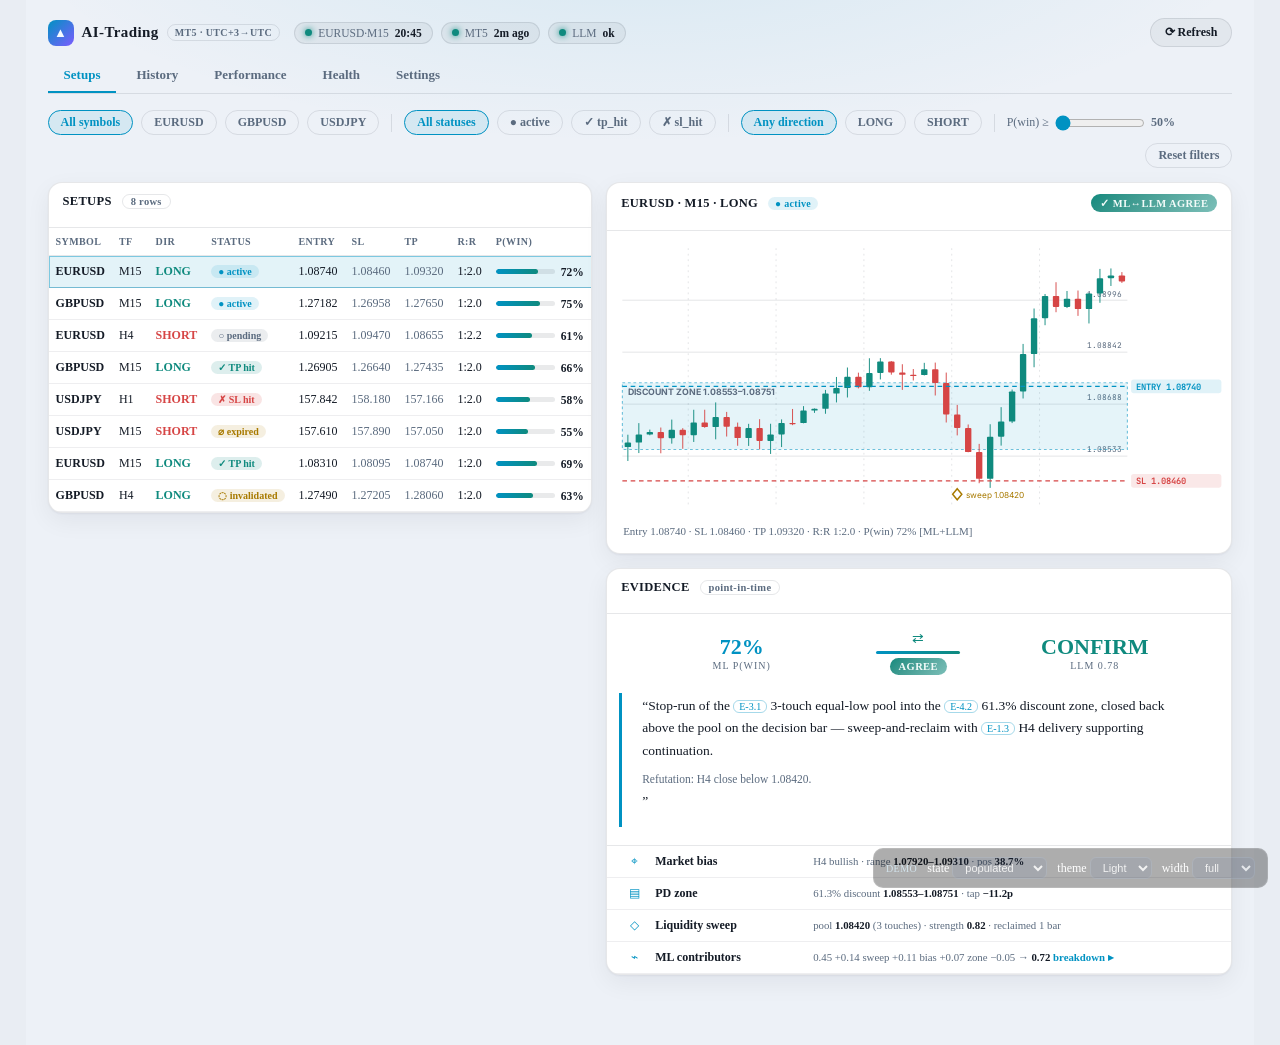
<file: .planning/sketches/005-final-consolidated/index.html>
<!DOCTYPE html>
<html lang="en">
<head>
<meta charset="UTF-8">
<meta name="viewport" content="width=device-width, initial-scale=1.0">
<title>AI-Trading — FINAL mockup (all winners consolidated)</title>
<link rel="preconnect" href="https://fonts.googleapis.com">
<link href="https://fonts.googleapis.com/css2?family=Inter:wght@400;500;600;700;800&family=JetBrains+Mono:wght@400;500;700&display=swap" rel="stylesheet">
<style>
  * { box-sizing: border-box; margin: 0; padding: 0; }
  html { color-scheme: light; }
  body { font-family: var(--font-sans); background: #06080F; color: var(--color-text); }
  button { font-family: inherit; cursor: pointer; }

  .page {
    --bg: var(--color-bg); --surf: var(--color-surface); --surf2: var(--color-surface-2);
    --bd: var(--color-border); --tx: var(--color-text); --mut: var(--color-text-muted);
    --acc: #0092C2; --acc2: #7C5CFF; --bull: #0F8A7E; --bear: #D64545; --warn: #A87A00;
    --tx2: #45525F; --fill: rgba(15,23,42,.045); --line: rgba(15,23,42,.07);
    --bar: rgba(15,23,42,.09); --hover: rgba(15,23,42,.045);
    --pad: 14px 18px; --radius: 14px; --fs: 13px;
    max-width: min(1800px, 96vw); margin: 0 auto; padding: 18px 22px 70px;
    background: radial-gradient(900px 320px at 50% -80px, color-mix(in srgb, var(--acc) 10%, transparent), transparent 70%) var(--bg);
    min-height: 100vh; font-size: var(--fs); color: var(--tx);
  }

  /* topbar */
  .topbar { display: flex; align-items: center; gap: 14px; flex-wrap: wrap; margin-bottom: 12px; }
  .brand { font-weight: 800; font-size: 15px; letter-spacing: .4px; display: flex; gap: 8px; align-items: center; }
  .brand .logo { display: inline-grid; place-items: center; width: 26px; height: 26px; border-radius: 8px; background: linear-gradient(135deg, var(--acc), var(--acc2)); color: #f4fbff; font-size: 13px; font-weight: 800; }
  .brand .env { font-size: 10px; font-weight: 700; color: var(--mut); border: 1px solid var(--bd); padding: 2px 7px; border-radius: 9999px; }
  .feeds { display: flex; gap: 8px; flex-wrap: wrap; }
  .chip { display: inline-flex; align-items: center; gap: 6px; font-size: 11.5px; padding: 4px 10px; border-radius: 9999px; border: 1px solid var(--bd); background: var(--fill); color: var(--mut); transition: all .2s; }
  .chip b { color: var(--tx); font-weight: 600; font-family: var(--font-mono); font-variant-numeric: tabular-nums; }
  .chip.err { border-color: color-mix(in srgb, var(--warn) 55%, transparent); color: var(--warn); }
  .dot { width: 7px; height: 7px; border-radius: 50%; background: var(--mut); display: inline-block; }
  .dot.ok { background: var(--bull); box-shadow: 0 0 6px var(--bull); }
  .dot.warn { background: var(--warn); box-shadow: 0 0 6px var(--warn); }
  .dot.bad { background: var(--bear); box-shadow: 0 0 6px var(--bear); }
  .btn { background: var(--fill); border: 1px solid var(--bd); color: var(--tx); padding: 6px 14px; border-radius: 9999px; font-size: 12px; font-weight: 600; transition: all .15s ease; }
  .btn:hover { border-color: var(--acc); color: var(--acc); box-shadow: 0 0 14px color-mix(in srgb, var(--acc) 18%, transparent); }
  .btn.primary { background: linear-gradient(135deg, var(--acc), var(--acc2)); color: #f4fbff; border: 0; font-weight: 800; }
  .btn.mini { padding: 4px 11px; font-size: 11px; }
  .grow { margin-left: auto; }

  /* degraded banner (004-B) */
  .banner { display: none; align-items: center; gap: 12px; border: 1px solid color-mix(in srgb, var(--bear) 55%, transparent); background: color-mix(in srgb, var(--bear) 8%, transparent); border-radius: 12px; padding: 11px 16px; margin-bottom: 12px; font-size: 13px; font-weight: 700; }
  .banner.warn { border-color: color-mix(in srgb, var(--warn) 55%, transparent); background: color-mix(in srgb, var(--warn) 9%, transparent); }
  .banner.show { display: flex; }
  .banner .spin { animation: blink 1s steps(2) infinite; }
  @keyframes blink { 50% { opacity: .25; } }
  .banner .x { margin-left: auto; border: 1px solid var(--bd); border-radius: 8px; background: transparent; color: var(--tx); padding: 4px 12px; font-size: 11.5px; }

  /* tabs (002-A) */
  .tabs { display: flex; gap: 4px; border-bottom: 1px solid var(--bd); margin-bottom: 16px; }
  .tabs a { padding: 8px 16px; font-size: 13px; font-weight: 600; color: var(--mut); border-bottom: 2px solid transparent; cursor: pointer; transition: all .15s ease; }
  .tabs a:hover { color: var(--tx); }
  .tabs a.on { color: var(--acc); border-bottom-color: var(--acc); }
  .tabpane { display: none; } .tabpane.on { display: block; }
  #panes.dimmed .tabpane { opacity: .45; pointer-events: none; }

  /* panels & grid */
  .panel { border: 1px solid var(--bd); background: var(--surf); border-radius: var(--radius); overflow: hidden; box-shadow: 0 1px 2px rgba(16,24,40,.05), 0 8px 24px rgba(16,24,40,.06); }
  .panel-h { display: flex; align-items: center; gap: 10px; padding: 11px var(--pad); font-size: 12.5px; font-weight: 700; letter-spacing: .3px; border-bottom: 1px solid var(--bd); }
  .panel-h .count { font-size: 10.5px; color: var(--mut); font-weight: 600; border: 1px solid var(--bd); border-radius: 9999px; padding: 1px 8px; }
  .gridset { display: grid; grid-template-columns: 1fr 1.15fr; gap: 14px; align-items: start; }
  .detailcol { display: flex; flex-direction: column; gap: 14px; }
  @media (max-width: 980px){ .gridset, .grid2, .healthgrid { grid-template-columns: 1fr; } .kpis { grid-template-columns: repeat(2,1fr) !important; } }

  /* KPI */
  .kpis { display: grid; grid-template-columns: repeat(4, 1fr); gap: 14px; margin-bottom: 14px; }
  .kpi { border: 1px solid var(--bd); background: var(--surf); border-radius: var(--radius); padding: var(--pad); position: relative; overflow: hidden; box-shadow: 0 1px 2px rgba(16,24,40,.05), 0 8px 24px rgba(16,24,40,.06); }
  .kpi::before { content: ""; position: absolute; left: 0; top: 14px; bottom: 14px; width: 3px; border-radius: 3px; background: linear-gradient(180deg, var(--acc), var(--acc2)); }
  .kpi .lbl { font-size: 11px; letter-spacing: .8px; text-transform: uppercase; color: var(--mut); font-weight: 600; }
  .kpi .val { font-size: 30px; font-weight: 800; font-family: var(--font-mono); margin-top: 4px; letter-spacing: -.5px; }
  .kpi .sub { margin-top: 5px; font-size: 11px; color: var(--mut); }
  .delta { font-weight: 700; padding: 1px 7px; border-radius: 9999px; font-size: 10.5px; }
  .delta.up { color: var(--bull); background: color-mix(in srgb, var(--bull) 13%, transparent); }
  .delta.dn { color: var(--bear); background: color-mix(in srgb, var(--bear) 13%, transparent); }

  /* filters */
  .filters { display: flex; gap: 8px; align-items: center; flex-wrap: wrap; margin-bottom: 14px; }
  .fchip { border: 1px solid var(--bd); background: transparent; color: var(--mut); padding: 4px 12px; border-radius: 9999px; font-size: 12px; font-weight: 600; transition: all .15s ease; }
  .fchip:hover { color: var(--tx); border-color: var(--mut); }
  .fchip.on { color: var(--acc); border-color: var(--acc); background: color-mix(in srgb, var(--acc) 10%, transparent); }
  .fsep { width: 1px; height: 18px; background: var(--bd); margin: 0 4px; }
  .minip { font-size: 12px; color: var(--mut); display: flex; gap: 6px; align-items: center; }
  .minip input { accent-color: var(--acc); width: 90px; }

  /* table (001-D compact) */
  table { width: 100%; border-collapse: collapse; font-variant-numeric: tabular-nums; }
  thead th { text-align: left; font-size: 10px; text-transform: uppercase; letter-spacing: .4px; color: var(--mut); font-weight: 700; padding: 8px 7px; border-bottom: 1px solid var(--bd); background: var(--surf); }
  tbody td { padding: 8px 7px; border-bottom: 1px solid var(--line); font-size: 12px; white-space: nowrap; }
  tbody td.num, td.mono { font-family: var(--font-mono); }
  tbody tr { cursor: pointer; transition: background .12s ease; }
  tbody tr:hover { background: color-mix(in srgb, var(--acc) 8%, transparent); }
  tbody tr.sel { background: color-mix(in srgb, var(--acc) 11%, transparent); box-shadow: inset 0 0 0 1px color-mix(in srgb, var(--acc) 45%, transparent); }
  .tablewrap { max-height: 380px; overflow: auto; }
  .dir-long { color: var(--bull); font-weight: 700; } .dir-short { color: var(--bear); font-weight: 700; }
  .pill { display: inline-flex; align-items: center; gap: 5px; font-size: 10px; font-weight: 700; padding: 1px 7px; border-radius: 9999px; }
  .st-active { color: var(--acc); background: color-mix(in srgb, var(--acc) 12%, transparent); }
  .st-pending { color: var(--mut); background: color-mix(in srgb, var(--mut) 12%, transparent); }
  .st-tp_hit { color: var(--bull); background: color-mix(in srgb, var(--bull) 14%, transparent); }
  .st-sl_hit { color: var(--bear); background: color-mix(in srgb, var(--bear) 14%, transparent); }
  .st-expired, .st-invalidated { color: var(--warn); background: color-mix(in srgb, var(--warn) 12%, transparent); }
  .out-WIN { color: var(--bull); background: color-mix(in srgb, var(--bull) 14%, transparent); }
  .out-LOSS { color: var(--bear); background: color-mix(in srgb, var(--bear) 14%, transparent); }
  .out-TIMEOUT { color: var(--warn); background: color-mix(in srgb, var(--warn) 12%, transparent); }
  .pwin { display: flex; align-items: center; gap: 6px; min-width: 88px; }
  .pwin .b1 { flex: 1; height: 5px; border-radius: 9999px; background: var(--bar); overflow: hidden; }
  .pwin .b1 i { display: block; height: 100%; border-radius: 9999px; background: linear-gradient(90deg, var(--acc), var(--bull)); }
  .pwin b { font-family: var(--font-mono); font-size: 11.5px; }
  .src { font-size: 9px; font-weight: 700; letter-spacing: .4px; padding: 1px 5px; border-radius: 9999px; border: 1px solid var(--bd); color: var(--mut); }
  .rr { font-family: var(--font-mono); font-weight: 700; } .rr.pos { color: var(--bull); } .rr.neg { color: var(--bear); }

  /* chart */
  .chart { padding: 8px 8px 0; } .chart svg { width: 100%; height: auto; display: block; }
  .caption { font-size: 11px; color: var(--mut); padding: 8px 16px 12px; line-height: 1.55; }

  /* evidence (003-B) */
  .meter { display: grid; grid-template-columns: 1fr auto 1fr; align-items: center; gap: 12px; padding: 16px var(--pad) 12px; }
  .meter .side { text-align: center; }
  .meter .mval { font-family: var(--font-mono); font-size: 22px; font-weight: 800; }
  .meter .mlab { font-size: 10px; letter-spacing: 1px; color: var(--mut); text-transform: uppercase; }
  .meter .link { display: flex; flex-direction: column; align-items: center; gap: 4px; }
  .meter .link .lnk { width: 84px; height: 3px; border-radius: 2px; background: var(--bar); }
  .badge { font-size: 10.5px; font-weight: 800; letter-spacing: .4px; padding: 3px 9px; border-radius: 9999px; }
  .badge.agree { color: #f2fbf9; background: linear-gradient(135deg, var(--bull), color-mix(in srgb, var(--bull) 55%, #fff)); }
  .badge.dis { color: #fff; background: linear-gradient(135deg, var(--bear), color-mix(in srgb, var(--bear) 55%, #fff)); }
  .badge.mlonly { color: var(--mut); border: 1px solid var(--bd); }
  .narr { padding: 2px 18px 14px 20px; border-left: 3px solid var(--acc); margin: 0 var(--pad) 12px; font-size: 13.5px; line-height: 1.7; }
  .narr .refute { display: block; margin-top: 7px; font-size: 11.5px; color: var(--mut); }
  .cite { font-family: var(--font-mono); font-size: 10px; color: var(--acc); border: 1px solid color-mix(in srgb, var(--acc) 35%, transparent); border-radius: 6px; padding: 0 5px; cursor: pointer; background: transparent; transition: all .15s; }
  .cite:hover { background: color-mix(in srgb, var(--acc) 14%, transparent); }
  .receipt { display: grid; grid-template-columns: 22px 148px 1fr; gap: 10px; align-items: center; padding: 8px 16px; border-bottom: 1px solid var(--line); font-size: 12px; transition: background .3s; }
  .receipt:last-child { border-bottom: 0; }
  .receipt .ic { color: var(--acc); text-align: center; }
  .receipt .rname { font-weight: 700; }
  .receipt .rfact { color: var(--mut); font-family: var(--font-mono); font-size: 10.8px; }
  .receipt .rfact b { color: var(--tx); font-weight: 600; }
  .receipt.hl { animation: hl 1.2s ease; }
  @keyframes hl { 0%,60% { background: color-mix(in srgb, var(--acc) 16%, transparent); } 100% { background: transparent; } }

  /* ML contributor breakdown (SHAP-style diverging bars) */
  .mlexp .mlbd { display: none; border-bottom: 1px solid var(--line); padding: 2px 16px 10px 48px; }
  .mlexp.open .mlbd { display: block; }
  .mlexp.open .receipt { background: var(--hover); }
  .mltoggle { cursor: pointer; }
  .mltoggle .bd-link { color: var(--acc); font-weight: 700; }
  .mltoggle .chev { display: inline-block; transition: transform .15s; color: var(--acc); }
  .mlexp.open .chev { transform: rotate(90deg); }
  .mlrow { display: grid; grid-template-columns: 150px 130px 54px; gap: 10px; align-items: center; font-size: 11px; padding: 3px 0; }
  .mlrow .mname { color: var(--mut); }
  .mlrow .mval { font-family: var(--font-mono); text-align: right; font-variant-numeric: tabular-nums; }
  .mlrow .mval.pos { color: var(--bull); } .mlrow .mval.neg { color: var(--bear); }
  .mlbar { position: relative; height: 6px; border-radius: 3px; background: var(--bar); }
  .mlbar::before { content: ""; position: absolute; left: 50%; top: -2px; bottom: -2px; width: 1px; background: var(--mut); opacity: .5; }
  .mlbar i { position: absolute; top: 0; bottom: 0; border-radius: 3px; }
  .mlbar i.pos { left: 50%; background: var(--bull); }
  .mlbar i.neg { right: 50%; background: var(--bear); }
  .mlrow.base .mlbar, .mlrow.total .mlbar { background: transparent; }
  .mlrow.total { border-top: 1px solid var(--line); margin-top: 4px; padding-top: 6px; }
  .mlrow.total .mname, .mlrow.total .mval { font-weight: 800; color: var(--tx); }
  .mlnote { font-size: 10.5px; color: var(--mut); padding: 5px 0 0; }

  /* empty state (004-B gentle) */
  .empty { text-align: center; padding: 42px 24px 38px; }
  .empty .big { font-size: 32px; opacity: .9; }
  .empty h2 { font-size: 15px; font-weight: 800; margin: 8px 0 5px; }
  .empty p { font-size: 12.5px; color: var(--mut); max-width: 440px; margin: 0 auto 13px; line-height: 1.6; }
  .countdown { display: inline-flex; align-items: center; gap: 8px; font-family: var(--font-mono); font-size: 12.5px; color: var(--acc); border: 1px solid color-mix(in srgb, var(--acc) 40%, transparent); border-radius: 9999px; padding: 6px 16px; background: color-mix(in srgb, var(--acc) 8%, transparent); }
  .pulse { width: 8px; height: 8px; border-radius: 50%; background: var(--acc); animation: pp 1.6s ease infinite; }
  @keyframes pp { 0%,100% { opacity: 1; box-shadow: 0 0 0 0 color-mix(in srgb, var(--acc) 50%, transparent); } 50% { opacity: .5; box-shadow: 0 0 0 7px transparent; } }

  /* health */
  .healthgrid { display: grid; grid-template-columns: 1.3fr 1fr; gap: 14px; align-items: start; }
  .feedrow { display: grid; grid-template-columns: 1fr auto auto; gap: 12px; align-items: center; padding: 11px 16px; border-bottom: 1px solid var(--line); font-size: 12.5px; }
  .feedrow:last-child { border-bottom: 0; }
  .feedrow .t { font-family: var(--font-mono); color: var(--mut); font-size: 11.5px; }
  .fresh { font-size: 10px; font-weight: 800; letter-spacing: .5px; padding: 2px 8px; border-radius: 9999px; }
  .fresh.ok { color: var(--bull); background: color-mix(in srgb, var(--bull) 13%, transparent); }
  .fresh.stale { color: var(--warn); background: color-mix(in srgb, var(--warn) 13%, transparent); }
  .errrow { padding: 10px 16px; border-bottom: 1px solid var(--line); font-size: 12px; color: var(--tx2); }
  .errrow code { font-family: var(--font-mono); font-size: 11px; color: var(--warn); }

  /* settings */
  .form { padding: 6px var(--pad) 16px; }
  .frow { display: grid; grid-template-columns: 170px 1fr; gap: 14px; align-items: center; padding: 9px 0; border-bottom: 1px solid var(--line); }
  .frow:last-child { border-bottom: 0; }
  .frow label { font-size: 12px; font-weight: 600; color: var(--mut); }
  .frow input[type=text], .frow select { background: var(--fill); border: 1px solid var(--bd); color: var(--tx); border-radius: 8px; padding: 7px 11px; font-size: 12.5px; font-family: var(--font-mono); width: min(340px, 60%); }
  .frow input:focus, .frow select:focus { outline: none; border-color: var(--acc); }
  .radios { display: flex; gap: 8px; }
  .radio-pill { border: 1px solid var(--bd); border-radius: 9999px; padding: 5px 14px; font-size: 12px; font-weight: 600; color: var(--mut); cursor: pointer; transition: all .15s; user-select: none; }
  .radio-pill.on { color: var(--acc); border-color: var(--acc); background: color-mix(in srgb, var(--acc) 12%, transparent); }
  .probe-out { font-family: var(--font-mono); font-size: 11.5px; color: var(--bull); margin-left: 10px; }
  .grid2 { display: grid; grid-template-columns: 1.35fr 1fr; gap: 14px; align-items: start; }
  .note { border: 1px dashed var(--bd); color: var(--mut); border-radius: 10px; padding: 10px 14px; font-size: 11.5px; margin: 0 18px 16px; }

  /* eq curve */
  .eq { padding: 8px 10px 0; } .eq svg { width: 100%; height: auto; display: block; }

  /* toolbar */
  #sketch-tools { position: fixed; bottom: 12px; right: 12px; z-index: 9999; font-size: 12px; background: rgba(0,0,0,.8); color: #fff; padding: 8px 12px; border-radius: 10px; opacity: .4; transition: opacity .2s; display: flex; gap: 10px; align-items: center; border: 1px solid rgba(255,255,255,.14); }
  #sketch-tools:hover { opacity: 1; }
  #sketch-tools select { background: #1c2433; color: #ddd; border: 1px solid #333f52; border-radius: 6px; padding: 3px 8px; font-size: 11px; }
  #sketch-tools .lbl { color: #8fb8cf; font-size: 10px; text-transform: uppercase; letter-spacing: .5px; }
</style>
<link rel="stylesheet" href="../themes/light.css">
</head>
<body>

<div class="page" id="app"></div>

<div id="sketch-tools" onmouseenter="this.style.opacity='1'" onmouseleave="this.style.opacity='.4'">
  <span class="lbl">demo</span>
  <label>state <select id="st" onchange="setState(this.value)">
    <option value="populated">populated</option>
    <option value="zero">zero setups</option>
    <option value="stale">MT5 stale</option>
    <option value="llm">LLM down</option>
  </select></label>
  <label>theme <select id="th" onchange="setTheme(this.value)">
    <option value="light">Light</option>
    <option value="default">Dark</option>
  </select></label>
  <label>width
    <select onchange="document.getElementById('app').style.maxWidth=this.value+'px'">
      <option value="1800">full</option><option value="1280">1280</option><option value="768">768</option>
    </select>
  </label>
</div>

<script>
/* ================= data ================= */
const SETUPS = [
  { sym:'EURUSD', tf:'M15', dir:'long',  status:'active',      entry:1.08740, sl:1.08460, tp:1.09320, rr:2.0, p:.72, src:'ml_llm',   age:'20:45' },
  { sym:'GBPUSD', tf:'M15', dir:'long',  status:'active',      entry:1.27182, sl:1.26958, tp:1.27650, rr:2.0, p:.75, src:'ml_llm',   age:'20:45' },
  { sym:'EURUSD', tf:'H4',  dir:'short', status:'pending',     entry:1.09215, sl:1.09470, tp:1.08655, rr:2.2, p:.61, src:'heuristic',age:'18:00' },
  { sym:'GBPUSD', tf:'M15', dir:'long',  status:'tp_hit',      entry:1.26905, sl:1.26640, tp:1.27435, rr:2.0, p:.66, src:'ml',       age:'19:00' },
  { sym:'USDJPY', tf:'H1',  dir:'short', status:'sl_hit',      entry:157.842, sl:158.180, tp:157.166, rr:2.0, p:.58, src:'ml',       age:'16:00' },
  { sym:'USDJPY', tf:'M15', dir:'short', status:'expired',     entry:157.610, sl:157.890, tp:157.050, rr:2.0, p:.55, src:'ml',       age:'14:30' },
  { sym:'EURUSD', tf:'M15', dir:'long',  status:'tp_hit',      entry:1.08310, sl:1.08095, tp:1.08740, rr:2.0, p:.69, src:'ml',       age:'Fri' },
  { sym:'GBPUSD', tf:'H4',  dir:'long',  status:'invalidated', entry:1.27490, sl:1.27205, tp:1.28060, rr:2.0, p:.63, src:'ml',       age:'Fri' },
];
const GLYPH = { active:'●', pending:'○', tp_hit:'✓', sl_hit:'✗', expired:'⌀', invalidated:'◌' };
const LABEL = { active:'active', pending:'pending', tp_hit:'TP hit', sl_hit:'SL hit', expired:'expired', invalidated:'invalidated' };
const fmt = x => x < 50 ? x.toFixed(5) : x.toFixed(3);
let STATE = 'populated';
const llmDown = () => STATE === 'llm';
const stale = () => STATE === 'stale';

/* ================= chart (001 contract) ================= */
let seed=42; const rnd=()=>(seed=(seed*1103515245+12345)%2147483648)/2147483648;
function chartSvg(){
  seed=42; const bars=[]; let px=1.08560;
  for(let i=0;i<46;i++){ let d=.00006+(rnd()-.5)*.00090; if(i>=28&&i<=32)d-=.00070; if(i>32&&i<=38)d+=.00075;
    const o=px,c=px+d,h=Math.max(o,c)+rnd()*.00045,l=Math.min(o,c)-rnd()*.00045; bars.push({o,h,l,c}); px=c; }
  const W=660,H=300,PL=8,PR=104,PT=10,PB=8;
  const lo=Math.min(...bars.map(b=>b.l))-.0006, hi=Math.max(...bars.map(b=>b.h))+.0006;
  const y=p=>PT+(hi-p)/(hi-lo)*(H-PT-PB); const bw=(W-PL-PR)/bars.length, cw=bw*.58;
  const E='#0092C2',SL='#D64545',TP='#0F8A7E',grid='rgba(15,23,42,.12)';
  let s=`<svg viewBox="0 0 ${W} ${H}">`;
  for(let g=1;g<5;g++){const gy=PT+g*(H-PT-PB)/5,gp=hi-g*(hi-lo)/5;
    s+=`<line class="gridline" x1="${PL}" y1="${gy}" x2="${W-PR}" y2="${gy}" stroke="${grid}" stroke-width="1"/><text class="dim" x="${W-PR-6}" y="${gy-4}" text-anchor="end" fill="#5B6B7F" font-size="8.5" font-family="JetBrains Mono, monospace">${gp.toFixed(5)}</text>`;}
  for(let b=6;b<bars.length;b+=8){const gx=PL+b*bw;s+=`<line class="gridline" x1="${gx}" y1="${PT}" x2="${gx}" y2="${H-PB}" stroke="${grid}" stroke-width="1" stroke-dasharray="2 4"/>`;}
  s+=`<rect x="${PL}" y="${y(1.08751)}" width="${W-PL-PR}" height="${y(1.08553)-y(1.08751)}" fill="rgba(0,146,194,.10)" stroke="rgba(0,146,194,.55)" stroke-width="1.2" stroke-dasharray="3 3"/>`;
  s+=`<text x="${PL+6}" y="${y(1.08751)+13}" fill="#5B6B7F" font-size="9.5" font-weight="700" font-family="Inter">DISCOUNT ZONE 1.08553–1.08751</text>`;
  bars.forEach((b,i)=>{const x=PL+i*bw+(bw-cw)/2,bull=b.c>=b.o,col=bull?'#0F8A7E':'#D64545';
    s+=`<line x1="${x+cw/2}" y1="${y(b.h)}" x2="${x+cw/2}" y2="${y(b.l)}" stroke="${col}" stroke-width="1"/>`;
    s+=`<rect x="${x}" y="${y(Math.max(b.o,b.c))}" width="${cw}" height="${Math.max(1.4,Math.abs(y(b.o)-y(b.c)))}" fill="${col}" rx="1"/>`;});
  const dx=PL+30*bw+bw/2,dy=y(1.08420);
  s+=`<path d="M ${dx} ${dy-6} L ${dx+5} ${dy} L ${dx} ${dy+6} L ${dx-5} ${dy} Z" fill="none" stroke="#A87A00" stroke-width="1.6"/><text x="${dx+9}" y="${dy+4}" fill="#A87A00" font-size="9" font-family="Inter">sweep 1.08420</text>`;
  const lvl=(p,col,name)=>`<line x1="${PL}" y1="${y(p)}" x2="${W-PR}" y2="${y(p)}" stroke="${col}" stroke-dasharray="5 4" stroke-width="1.4"/><rect x="${W-PR+4}" y="${y(p)-7.5}" width="98" height="15" rx="3" fill="${col}" opacity=".12"/><text x="${W-PR+9}" y="${y(p)+3.7}" fill="${col}" font-size="9.5" font-weight="700" font-family="'JetBrains Mono', monospace">${name} ${p.toFixed(5)}</text>`;
  s+=lvl(1.09320,TP,'TP')+lvl(1.08740,E,'ENTRY')+lvl(1.08460,SL,'SL');
  return s+'</svg>';
}

/* ================= panes ================= */
function setupsPane(){
  const zero = STATE === 'zero';
  const src = s => llmDown() ? 'ML' : (s==='ml_llm'?'ML+LLM':(s==='ml'?'ML':'HEUR'));
  return `
  <div class="filters">
    <button class="fchip on">All symbols</button><button class="fchip">EURUSD</button><button class="fchip">GBPUSD</button><button class="fchip">USDJPY</button>
    <span class="fsep"></span><button class="fchip on">All statuses</button><button class="fchip">● active</button><button class="fchip">✓ tp_hit</button><button class="fchip">✗ sl_hit</button>
    <span class="fsep"></span><button class="fchip on">Any direction</button><button class="fchip">LONG</button><button class="fchip">SHORT</button>
    <span class="fsep"></span><label class="minip">P(win) ≥ <input type="range" min="50" max="80" value="50"> <b class="mp" style="font-family:var(--font-mono)">50%</b></label>
    <button class="fchip" style="margin-left:auto">Reset filters</button>
  </div>
  <div class="gridset">
    <div class="panel">
      <div class="panel-h">SETUPS <span class="count">${zero?'0 rows':'8 rows'}</span>${stale()?'<span class="count" style="color:var(--warn);border-color:var(--warn)">as of Fri 20:45</span>':''}</div>
      ${zero ? `<div class="empty"><div class="big">◇</div><h2>No setups this session</h2>
          <p>No liquidity sweep + PD-zone tap met the decision bar. That's a signal too — the detector is armed and watching, not idle.</p>
          <span class="countdown"><span class="pulse"></span> next M15 close in 07:12</span></div>` : `
      <div class="tablewrap"><table><thead><tr><th>Symbol</th><th>TF</th><th>Dir</th><th>Status</th><th>Entry</th><th>SL</th><th>TP</th><th>R:R</th><th>P(win)</th><th>Src</th><th>Age</th></tr></thead>
      <tbody>${SETUPS.map((s,i)=>`<tr data-i="${i}" class="${i===0?'sel':''}">
        <td><b>${s.sym}</b></td><td>${s.tf}</td><td class="dir-${s.dir}">${s.dir==='long'?'LONG':'SHORT'}</td>
        <td><span class="pill st-${s.status}">${GLYPH[s.status]} ${LABEL[s.status]}</span></td>
        <td class="num">${fmt(s.entry)}</td><td class="num" style="color:var(--mut)">${fmt(s.sl)}</td><td class="num" style="color:var(--mut)">${fmt(s.tp)}</td>
        <td class="num">1:${s.rr.toFixed(1)}</td>
        <td><div class="pwin"><div class="b1"><i style="width:${Math.round(s.p*100)}%"></i></div><b>${Math.round(s.p*100)}%</b></div></td>
        <td><span class="src">${src(s.src)}</span></td><td style="color:var(--mut)">${s.age}</td></tr>`).join('')}
      </tbody></table></div>`}
    </div>
    <div class="detailcol">
      <div class="panel">
        <div class="panel-h" data-title>EURUSD · M15 · LONG <span class="pill st-active" data-stpill>● active</span><span class="badge ${llmDown()?'mlonly':'agree'} grow" data-badge>${llmDown()?'⌀ ML ONLY':'✓ ML↔LLM AGREE'}</span></div>
        <div class="chart">${chartSvg()}</div>
        <div class="caption" data-legend>Entry 1.08740 · SL 1.08460 · TP 1.09320 · R:R 1:2.0 · P(win) 72% ${llmDown()?'[ML]':'[ML+LLM]'}</div>
      </div>
      <div class="panel">
        <div class="panel-h">EVIDENCE <span class="count">point-in-time</span></div>
        <div class="meter">
          <div class="side"><div class="mval" style="color:var(--acc)">72%</div><div class="mlab">ML P(win)</div></div>
          <div class="link"><span style="font-size:14px;color:${llmDown()?'var(--mut)':'var(--bull)'}">${llmDown()?'⌀':'⇄'}</span>
            <div class="lnk" ${llmDown()?'':'style="background:linear-gradient(90deg,var(--acc),var(--bull))"'}></div>
            <span class="badge ${llmDown()?'mlonly':'agree'}">${llmDown()?'NO NARRATIVE':'AGREE'}</span></div>
          <div class="side"><div class="mval" style="color:${llmDown()?'var(--mut)':'var(--bull)'}">${llmDown()?'⌀':'CONFIRM'}</div><div class="mlab">${llmDown()?'LLM unavailable · timeout':'LLM 0.78'}</div></div>
        </div>
        ${llmDown() ? `<div class="caption">narrative_status = llm_unavailable · reason = timeout (12s) — probability stands on its own; no narrative was invented to fill the gap. Auto-retry each cycle.</div>`
        : `<div class="narr">“Stop-run of the <button class="cite" data-cite="e3">E-3.1</button> 3-touch equal-low pool into the <button class="cite" data-cite="e4">E-4.2</button> 61.3% discount zone, closed back above the pool on the decision bar — sweep-and-reclaim with <button class="cite" data-cite="e1">E-1.3</button> H4 delivery supporting continuation. <span class="refute">Refutation: H4 close below 1.08420.</span>”</div>`}
        <div style="border-top:1px solid var(--bd)">
          <div class="receipt" id="e1"><span class="ic">⌖</span><span class="rname">Market bias</span><span class="rfact">H4 bullish · range <b>1.07920–1.09310</b> · pos <b>38.7%</b></span></div>
          <div class="receipt" id="e4"><span class="ic">▤</span><span class="rname">PD zone</span><span class="rfact">61.3% discount <b>1.08553–1.08751</b> · tap <b>−11.2p</b></span></div>
          <div class="receipt" id="e3"><span class="ic">◇</span><span class="rname">Liquidity sweep</span><span class="rfact">pool <b>1.08420</b> (3 touches) · strength <b>0.82</b> · reclaimed 1 bar</span></div>
          <div class="mlexp" id="e2">
            <div class="receipt mltoggle" onclick="this.parentElement.classList.toggle('open')">
              <span class="ic">⌁</span><span class="rname">ML contributors</span>
              <span class="rfact">0.45 +0.14 sweep +0.11 bias +0.07 zone −0.05 → <b>0.72</b>
              <span class="bd-link">breakdown <span class="chev">▸</span></span></span>
            </div>
            <div class="mlbd">
              ${[
                ['base','Base rate (90d, point-in-time)',0.45,'base'],
                ['sweep','Liquidity sweep strength',+0.14,''],
                ['bias','H4 market bias position',+0.11,''],
                ['zone','PD-zone tap depth',+0.07,''],
                ['bar','Decision-bar close reclaim',+0.03,''],
                ['sess','Session (Asia) penalty',-0.05,''],
                ['spread','Spread penalty',-0.03,''],
              ].map(([k,n,v,cls])=>{
                const pos=v>=0, w=Math.min(50,Math.abs(v)/0.15*50);
                return `<div class="mlrow ${cls}"><span class="mname">${n}</span>
                  <div class="mlbar">${cls?'':`<i class="${pos?'pos':'neg'}" style="width:${w}%"></i>`}</div>
                  <span class="mval ${cls?'':pos?'pos':'neg'}">${cls==='base'?v.toFixed(2):(pos?'+':'−')+Math.abs(v).toFixed(2)}</span></div>`;
              }).join('')}
              <div class="mlrow total"><span class="mname">P(win)</span><div class="mlbar"></div><span class="mval">0.72</span></div>
              <div class="mlnote">Contributions vs base rate, same bars the model scored on · model v1.3.0 @ 2026-09-05 20:45</div>
            </div>
          </div>
        </div>
      </div>
    </div>
  </div>`;
}

function historyPane(){
  const H=[
    ['Sat 19:15','GBPUSD','M15','long','WIN',2.0,'4h 15m'],['Sat 16:45','EURUSD','M15','long','WIN',2.0,'9h 00m'],
    ['Fri 22:00','USDJPY','H1','short','LOSS',-1.0,'2h 00m'],['Fri 18:30','EURUSD','M15','long','TIMEOUT',0.3,'24h 00m'],
    ['Fri 15:15','GBPUSD','M15','long','WIN',1.8,'1h 30m'],['Fri 11:45','USDJPY','M15','short','LOSS',-1.0,'3h 45m']];
  return `
  <div class="filters"><button class="fchip on">All outcomes</button><button class="fchip">WIN</button><button class="fchip">LOSS</button><button class="fchip">TIMEOUT</button></div>
  <div class="panel"><div class="panel-h">HISTORY <span class="count">6 closed setups · newest first</span></div>
    <table><thead><tr><th>Closed</th><th>Symbol</th><th>TF</th><th>Dir</th><th>Outcome</th><th>R (gross)</th><th>Duration</th></tr></thead>
    <tbody>${H.map(h=>`<tr><td style="color:var(--mut)">${h[0]}</td><td><b>${h[1]}</b></td><td>${h[2]}</td>
      <td class="dir-${h[3]}">${h[3].toUpperCase()}</td><td><span class="pill out-${h[4]}">${h[4]}</span></td>
      <td class="rr ${h[5]>=0?'pos':'neg'}">${h[5]>=0?'+':''}${h[5].toFixed(1)}R</td><td class="mono" style="color:var(--mut)">${h[6]}</td></tr>`).join('')}</tbody></table>
    <div class="caption">R is structural (signals-only, no cost model) — same honesty rule as Performance.</div></div>`;
}

function eqCurve(){
  const steps=[0,.4,-.6,-.2,1.8,1.4,3.4,3.0,4.6];
  const W=640,H=200,PL=34,PR=10,PT=12,PB=22;
  const lo=Math.min(...steps)-.3, hi=Math.max(...steps)+.3;
  const x=i=>PL+i*(W-PL-PR)/(steps.length-1), y=v=>PT+(hi-v)/(hi-lo)*(H-PT-PB);
  let s=`<svg viewBox="0 0 ${W} ${H}">`;
  s+=`<line x1="${PL}" y1="${y(0)}" x2="${W-PR}" y2="${y(0)}" stroke="rgba(15,23,42,.2)" stroke-dasharray="3 3"/>`;
  s+=`<polyline points="${steps.map((v,i)=>x(i)+','+y(v)).join(' ')} ${x(steps.length-1)},${y(Math.min(...steps))} ${x(0)},${y(Math.min(...steps))}" fill="rgba(214,69,69,.06)" stroke="none"/>`;
  s+=`<polyline points="${steps.map((v,i)=>x(i)+','+y(v)).join(' ')}" fill="none" stroke="url(#g)" stroke-width="2.4" stroke-linejoin="round"/>`;
  s+=`<defs><linearGradient id="g" x1="0" y1="0" x2="1" y2="0"><stop offset="0" stop-color="#0092C2"/><stop offset="1" stop-color="#0F8A7E"/></linearGradient></defs>`;
  steps.forEach((v,i)=>{ if(i>0){ const col=steps[i]>=steps[i-1]?'#0F8A7E':'#D64545'; s+=`<circle cx="${x(i)}" cy="${y(v)}" r="3" fill="${col}"/>`; } });
  for(let t=0;t<=4;t++){ const gv=Math.round((lo+(hi-lo)*t/4)*10)/10; s+=`<text x="${PL-5}" y="${y(gv)+3}" text-anchor="end" fill="#5B6B7F" font-size="9" font-family="JetBrains Mono">${gv.toFixed(1)}R</text>`; }
  return s+'</svg>';
}

function perfPane(){ return `
  <div class="kpis">
    <div class="kpi"><div class="lbl">Win Rate</div><div class="val">61.5%</div><div class="sub"><span class="delta up">+4.2pp</span> vs backtest baseline</div></div>
    <div class="kpi"><div class="lbl">Profit Factor</div><div class="val">1.62</div><div class="sub"><span class="delta dn">−0.08</span> vs backtest baseline</div></div>
    <div class="kpi"><div class="lbl">Expectancy</div><div class="val">+0.34R</div><div class="sub"><span class="delta up">+0.05R</span> vs backtest baseline</div></div>
    <div class="kpi"><div class="lbl">Trades</div><div class="val">13</div><div class="sub">resolved only</div></div>
  </div>
  <div class="grid2">
    <div class="panel"><div class="panel-h">CUMULATIVE R <span class="count">all symbols</span></div><div class="eq">${eqCurve()}</div>
      <div class="caption">Live is a trigger-filtered subset of the backtest universe (live limit-trigger fill vs backtest next-open fill); R is structural (signals-only, no cost model).</div></div>
    <div class="panel"><div class="panel-h">PER SYMBOL</div>
      <table><thead><tr><th>Symbol</th><th>Trades</th><th>Win %</th><th>Exp R</th></tr></thead><tbody>
      <tr><td><b>EURUSD</b></td><td class="num">6</td><td class="num">67%</td><td class="rr pos">+0.42R</td></tr>
      <tr><td><b>GBPUSD</b></td><td class="num">4</td><td class="num">75%</td><td class="rr pos">+0.51R</td></tr>
      <tr><td><b>USDJPY</b></td><td class="num">3</td><td class="num">33%</td><td class="rr neg">−0.12R</td></tr>
      </tbody></table><div class="note">Per-symbol numbers are small-sample (n&lt;30) — directional, not statistical.</div></div>
  </div>`;
}

function healthPane(){
  const st = stale();
  const feeds=[['EURUSD · M15', st?'Fri 20:45':'20:45', st?'2d 4h':'2m ago'],['GBPUSD · M15', st?'Fri 20:45':'20:45', st?'2d 4h':'2m ago'],['USDJPY · M15', st?'Fri 20:45':'20:45', st?'2d 4h':'2m ago'],['EURUSD · H1', st?'Fri 20:00':'20:00', st?'2d 4h':'47m ago'],['BTCUSD · M15','20:45','2m ago']];
  return `<div class="healthgrid">
    <div class="panel"><div class="panel-h">FEEDS <span class="count">bar store · UTC</span></div>
      ${feeds.map(f=>`<div class="feedrow"><span><b>${f[0]}</b></span><span class="t">last bar ${f[1]} · ${f[2]}</span><span class="fresh ${st?'stale':'ok'}">${st?'STALE':'FRESH'}</span></div>`).join('')}
    </div>
    <div>
      <div class="panel" style="margin-bottom:14px"><div class="panel-h">MT5 / COLLECTOR</div>
        <div style="padding:14px 16px;display:flex;align-items:center;gap:10px;font-size:13px"><i class="dot ${st?'bad':'ok'}"></i> <b>${st?'Disconnected':'Connected'}</b> — ${st?'last beat 2d 4h ago':'heartbeat 2m ago'}
        <span class="fresh ${st?'stale':'ok'}" style="margin-left:auto">${st?'DOWN':'ALIVE'}</span></div></div>
      <div class="panel"><div class="panel-h">RECENT ERRORS <span class="count">7 days</span></div>
        <div class="errrow"><code>bar_gaps</code> GBPUSD H1 — 03:00→03:15 (12 bars) · backfilled ✓</div>
        ${st?'<div class="errrow" style="color:var(--bear)"><code>mt5_connection</code> terminal unreachable since Fri 20:45 · relaunch terminal</div>':''}
        <div class="errrow" style="color:var(--mut);border-bottom:0"><code>offset_drift</code> weekend tick — human-confirmed sample replaced 2026-08-30</div></div>
    </div></div>`;
}

function settingsPane(){ return `
  <div class="grid2">
    <div class="panel"><div class="panel-h">LLM PROVIDER <span class="count">live config</span></div><div class="form">
      <div class="frow"><label>Provider</label><select><option>OpenAI-compatible</option><option>disabled (ML-only)</option></select></div>
      <div class="frow"><label>Base URL</label><input type="text" value="http://192.168.5.20:8000/v1"></div>
      <div class="frow"><label>Model</label><input type="text" value="MiniMax-M3"></div>
      <div class="frow"><label>Temperature</label><input type="text" value="0.2" style="width:90px"></div>
      <div class="frow"><label>Theme</label><div class="radios">
        <span class="radio-pill" data-theme="default" onclick="setTheme('default')">◐ Dark</span>
        <span class="radio-pill on" data-theme="light" onclick="setTheme('light')">☀ Light</span></div></div>
      <div class="frow"><label>Actions</label><div style="display:flex;align-items:center">
        <button class="btn primary mini" data-save>Save</button>
        <button class="btn mini" style="margin-left:8px" data-probe>Test connection</button>
        <span class="probe-out" data-probe-out></span></div></div>
    </div></div>
    <div class="panel"><div class="panel-h">ENGINE <span class="count">scheduler</span></div><div class="form">
      <div class="frow"><label>Setup engine</label><div style="font-size:12.5px;display:flex;align-items:center;gap:8px"><i class="dot ok"></i>monitor running · next M15 close 21:00</div></div>
      <div class="frow"><label>Trigger window</label><input type="text" value="8 bars" style="width:110px"></div>
      <div class="frow"><label>Barrier</label><input type="text" value="96 bars" style="width:110px"></div>
      <div class="frow"><label>Broker offset</label><div style="font-size:12.5px;color:var(--mut);font-family:var(--font-mono)">UTC+3 · validated 2026-08-30</div></div>
    </div>
    <div class="note">Alerts (Telegram/email push) arrive with SEED-003 v2 scope — this panel is the mount point.</div></div>
  </div>`;
}

const PANES = [['setups','Setups',setupsPane],['history','History',historyPane],['performance','Performance',perfPane],['health','Health',healthPane],['settings','Settings',settingsPane]];
let TAB = 'setups';

function render(){
  const app = document.getElementById('app');
  app.innerHTML = `
    <header class="topbar">
      <div class="brand"><span class="logo">▲</span> AI-Trading <span class="env">MT5 · UTC+3→UTC</span></div>
      <div class="feeds">
        <span class="chip ${stale()?'err':''}"><i class="dot ${stale()?'warn':'ok'}"></i>EURUSD·M15 <b>${stale()?'Fri 20:45':'20:45'}</b></span>
        <span class="chip ${stale()?'err':''}"><i class="dot ${stale()?'bad':'ok'}"></i>MT5 <b>${stale()?'2d 4h':'2m ago'}</b></span>
        <span class="chip ${llmDown()?'err':''}"><i class="dot ${llmDown()?'warn':'ok'}"></i>LLM <b>${llmDown()?'timeout':'ok'}</b></span>
      </div>
      <button class="btn grow" data-refresh>⟳ Refresh</button>
    </header>
    <div class="banner ${stale()?'show warn':''}" id="b1"><span class="spin">⚠</span> MT5 TERMINAL DISCONNECTED — data frozen at Fri 20:45 UTC · relaunch the terminal to resume <button class="x">dismiss</button></div>
    <div class="banner ${llmDown()?'show warn':''}" id="b2"><span class="spin">⚠</span> LLM PROVIDER DOWN — running ML-only; narratives disabled until provider responds <button class="x">dismiss</button></div>
    <nav class="tabs">${PANES.map(p=>`<a data-tab="${p[0]}" class="${TAB===p[0]?'on':''}">${p[1]}</a>`).join('')}</nav>
    <div id="panes" class="${(stale()||llmDown())?'dimmed':''}">
      ${PANES.map(p=>`<section class="tabpane ${TAB===p[0]?'on':''}" data-pane="${p[0]}">${p[2]()}</section>`).join('')}
    </div>`;
  app.querySelectorAll('[data-tab]').forEach(t => t.addEventListener('click', () => { TAB = t.dataset.tab; render(); }));
  app.querySelectorAll('.fchip').forEach(c => c.addEventListener('click', () => { c.parentElement.querySelectorAll('.fchip').forEach(x=>{}); c.classList.toggle('on'); }));
  app.querySelector('[data-refresh]').addEventListener('click', e => { e.target.textContent='⟳ Syncing…'; setTimeout(()=>{e.target.textContent='✓ Updated 20:59:12'; setTimeout(()=>{e.target.textContent='⟳ Refresh'; render();},1600);},600); });
  app.querySelectorAll('[data-save]').forEach(b=>b.addEventListener('click',()=>{ b.textContent='✓ Saved'; setTimeout(()=>{render();},1400); }));
  app.querySelectorAll('[data-probe]').forEach(b=>b.addEventListener('click',()=>{ const o=b.parentElement.querySelector('.probe-out'); o.textContent='…'; setTimeout(()=>{ o.textContent= llmDown()?'✗ timeout after 12s — provider unreachable':'✓ /v1/models 412ms · MiniMax-M3 ok · JSON extraction ok'; o.style.color = llmDown()?'var(--bear)':'var(--bull)'; },900); }));
  app.querySelectorAll('[data-theme]').forEach(r=>r.classList.toggle('on',(r.dataset.theme==='light')===(document.querySelector('link[href*=themes]').href.includes('light'))));
  if (TAB==='setups'){
    app.querySelectorAll('[data-tbody] tr').forEach(tr=>tr.addEventListener('click',()=>{}));
    app.querySelectorAll('tbody tr[data-i]').forEach(tr => tr.addEventListener('click', () => {
      app.querySelectorAll('tbody tr').forEach(t=>t.classList.remove('sel')); tr.classList.add('sel');
      const s = SETUPS[+tr.dataset.i];
      app.querySelector('[data-title]').firstChild.textContent = `${s.sym} · ${s.tf} · ${s.dir==='long'?'LONG':'SHORT'} `;
      const sp = app.querySelector('[data-stpill]'); sp.className = 'pill st-'+s.status; sp.innerHTML = `${GLYPH[s.status]} ${LABEL[s.status]}`;
      app.querySelector('[data-legend]').textContent = `Entry ${fmt(s.entry)} · SL ${fmt(s.sl)} · TP ${fmt(s.tp)} · R:R 1:${s.rr.toFixed(1)} · P(win) ${Math.round(s.p*100)}% ${llmDown()?'[ML]':'[ML+LLM]'}`;
    }));
    app.querySelectorAll('[data-cite]').forEach(ch=>ch.addEventListener('click',()=>{ const t=document.getElementById(ch.dataset.cite); if(t){ t.classList.remove('hl'); void t.offsetWidth; t.classList.add('hl'); } }));
    const mp = app.querySelector('.minip input'); mp.addEventListener('input', e => app.querySelector('.mp').textContent = e.target.value+'%');
  }
}
function setState(s){ STATE = s; render(); }
function setTheme(t){
  document.querySelector('link[href*=themes]').href = '../themes/'+t+'.css';
  document.getElementById('th').value = t;
  document.querySelectorAll('[data-theme]').forEach(r=>r.classList.toggle('on', r.dataset.theme===t));
  document.documentElement.style.colorScheme = t==='light' ? 'light' : 'dark';
}
render();
</script>
</body>
</html>
</file>
<file: .planning/sketches/themes/default.css>
/* Shared sketch theme vocabulary — bold trading-terminal direction.
   Variants in each sketch override these tokens locally. */
:root {
  /* Colors (v1 baseline extended toward the bold-terminal brief) */
  --color-bg: #0B0F17;
  --color-surface: #141A26;
  --color-surface-2: #1A2233;
  --color-border: rgba(255, 255, 255, 0.08);
  --color-text: #E6EDF3;
  --color-text-muted: #8B99AC;
  --color-primary: #00C7FF;
  --color-primary-hover: #33D6FF;
  --color-accent: #7C5CFF;
  --color-danger: #EF5350;
  --color-success: #26A69A;
  --color-warning: #E0A500;

  /* Typography */
  --font-sans: 'Inter', 'Segoe UI', system-ui, sans-serif;
  --font-mono: 'JetBrains Mono', 'Cascadia Code', Consolas, monospace;
  --text-xs: 0.72rem;
  --text-sm: 0.82rem;
  --text-base: 0.95rem;
  --text-lg: 1.15rem;
  --text-xl: 1.4rem;
  --text-2xl: 1.9rem;
  --text-3xl: 2.4rem;

  /* Spacing rhythm */
  --space-1: 4px;
  --space-2: 8px;
  --space-3: 12px;
  --space-4: 16px;
  --space-6: 24px;
  --space-8: 32px;
  --space-12: 48px;

  /* Shapes */
  --radius-sm: 6px;
  --radius-md: 10px;
  --radius-lg: 14px;
  --radius-full: 9999px;

  /* Shadows */
  --shadow-sm: 0 1px 2px rgba(0, 0, 0, 0.35);
  --shadow-md: 0 6px 16px rgba(0, 0, 0, 0.45);
  --shadow-lg: 0 14px 40px rgba(0, 0, 0, 0.55);
}
</file>
<file: .planning/sketches/themes/light.css>
/* LIGHT theme — same visual vocabulary translated to a light trading desk.
   Loaded INSTEAD of default.css via the sketch toolbar's theme switcher;
   loaded after the sketch's inline styles so equal-specificity rules win. */

html { color-scheme: light; }
body { background: #E9EDF3; }

:root {
  --color-bg: #EDF1F7;
  --color-surface: #FFFFFF;
  --color-surface-2: #F2F5FA;
  --color-border: rgba(15, 23, 42, .10);
  --color-text: #141B26;
  --color-text-muted: #5B6B7F;
  --color-primary: #0092C2;
  --color-success: #0F8A7E;
  --color-danger: #D64545;
  --color-warning: #A87A00;
}

.page {
  --tx: #141B26; --mut: #5B6B7F; --tx2: #45525F;
  --bull: #0F8A7E; --bear: #D64545; --warn: #A87A00;
  --fill: rgba(15, 23, 42, .045);
  --line: rgba(15, 23, 42, .07);
  --bar: rgba(15, 23, 42, .09);
  --hover: rgba(15, 23, 42, .045);
  --zebra: rgba(15, 23, 42, .025);
}

/* ---- shell chrome ---- */
body #variant-nav { background: rgba(255, 255, 255, .9); border-bottom-color: rgba(15, 23, 42, .08); }
body #variant-nav .who { color: #7A8798; }
.variant-tab { color: #5B6B7F; }
.variant-tab:hover { color: #141B26; background: rgba(15, 23, 42, .06); }
.variant-tab.active { color: #083247; background: rgba(0, 146, 194, .14); border-color: rgba(0, 146, 194, .45); }
.variant-tab.winner-tab { border-color: rgba(15, 138, 126, .55); }
thead th { color: #5B6B7F; }
.page.v-a thead th, .page.v-c thead th { background: #FAFCFF; }
svg .gridline { stroke: rgba(15, 23, 42, .12); }
svg .dim { fill: #5B6B7F; }
svg .pdzone { fill: rgba(0, 146, 194, .10); stroke: rgba(0, 146, 194, .55); }

/* ---- Variant A — light glass ---- */
.v-a { --bg: #EDF1F7; --surf: rgba(255, 255, 255, .78); --bd: rgba(15, 23, 42, .10); --acc: #0092C2; }
.page.v-a { background: radial-gradient(900px 320px at 50% -80px, rgba(0, 146, 194, .12), transparent 70%) #EDF1F7; }
.v-a .kpi { box-shadow: 0 1px 2px rgba(16, 24, 40, .05), 0 8px 24px rgba(16, 24, 40, .07); }
.v-a .kpi::before { background: linear-gradient(180deg, #0092C2, #7C5CFF); box-shadow: 0 0 10px rgba(0, 146, 194, .35); }
.v-a tbody tr:hover { background: color-mix(in srgb, var(--acc) 8%, transparent); }
.v-a tbody tr.sel { background: color-mix(in srgb, var(--acc) 11%, transparent); box-shadow: inset 0 0 0 1px color-mix(in srgb, var(--acc) 45%, transparent); }

/* ---- Variant B — light charcoal (TradingView light) ---- */
.v-b { --bg: #F6F8FB; --surf: #FFFFFF; --surf2: #EDF1F6; --bd: #DDE2EA; --acc: #1668D6; }
.page.v-b { background: #F6F8FB; }
.v-b tbody tr.sel { background: color-mix(in srgb, var(--acc) 13%, transparent); }

/* ---- Variant C — light aurora ---- */
.v-c { --bg: #EEF2FB; --surf: linear-gradient(165deg, rgba(255,255,255,.94), rgba(240,244,255,.9) 55%, rgba(255,255,255,.92)); --bd: rgba(124, 92, 255, .32); --acc: #0A93D4; --acc2: #7C5CFF; }
.page.v-c { background: #EEF2FB; }
.page.v-c::before {
  background:
    radial-gradient(700px 380px at 12% -6%, rgba(46, 216, 255, .28), transparent 65%),
    radial-gradient(700px 420px at 88% -4%, rgba(142, 107, 255, .2), transparent 65%);
}
.v-c .kpi, .v-c .panel { box-shadow: 0 14px 40px rgba(23, 32, 55, .10); }
.v-c .kpi .val { background: linear-gradient(120deg, #0077AE, #0A93D4 45%, #7C5CFF); -webkit-background-clip: text; background-clip: text; }
.v-c .fchip.on { background: linear-gradient(120deg, rgba(10, 147, 212, .15), rgba(124, 92, 255, .15)); border-color: rgba(10, 147, 212, .55); color: #0B3C5E; }
.v-c .pill.st-active { color: #fff; background: linear-gradient(120deg, #0A93D4, #7C5CFF); }
.v-c tbody tr:hover { background: color-mix(in srgb, var(--acc2) 8%, transparent); }
</file>
